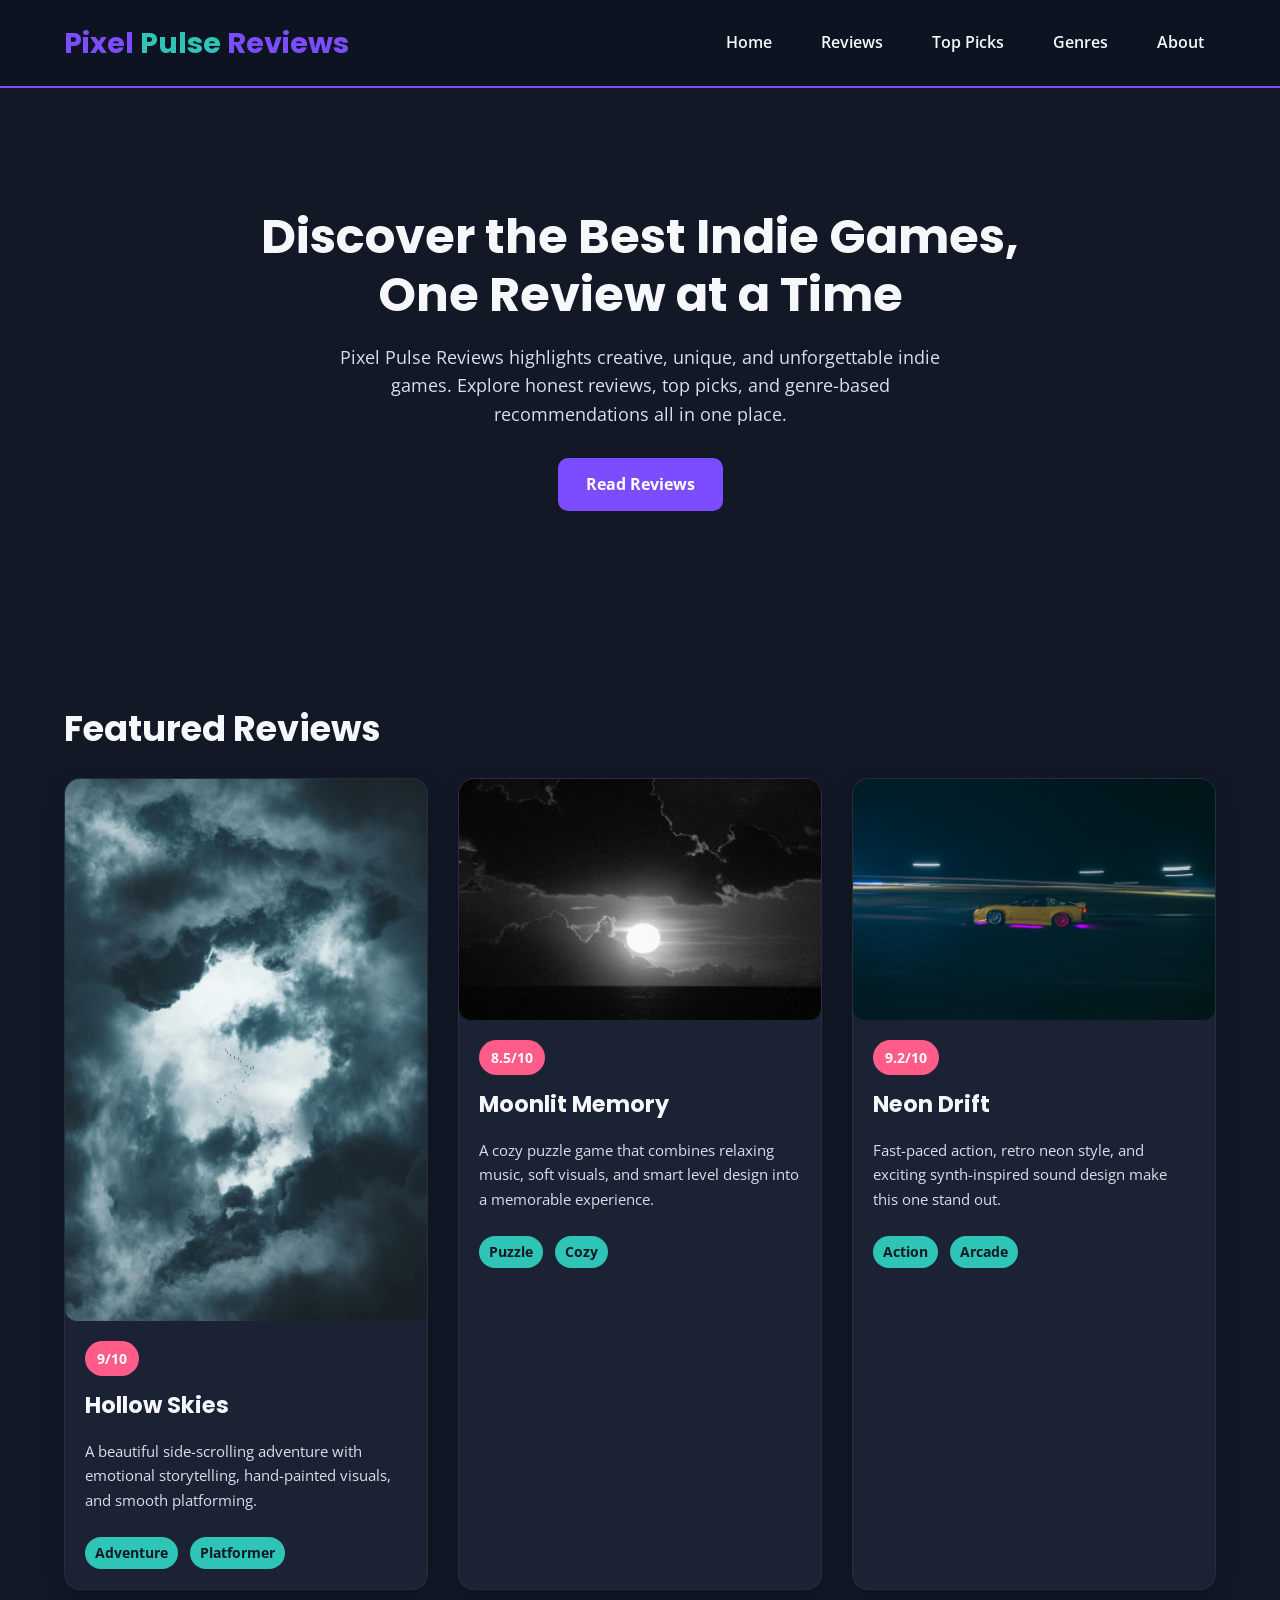
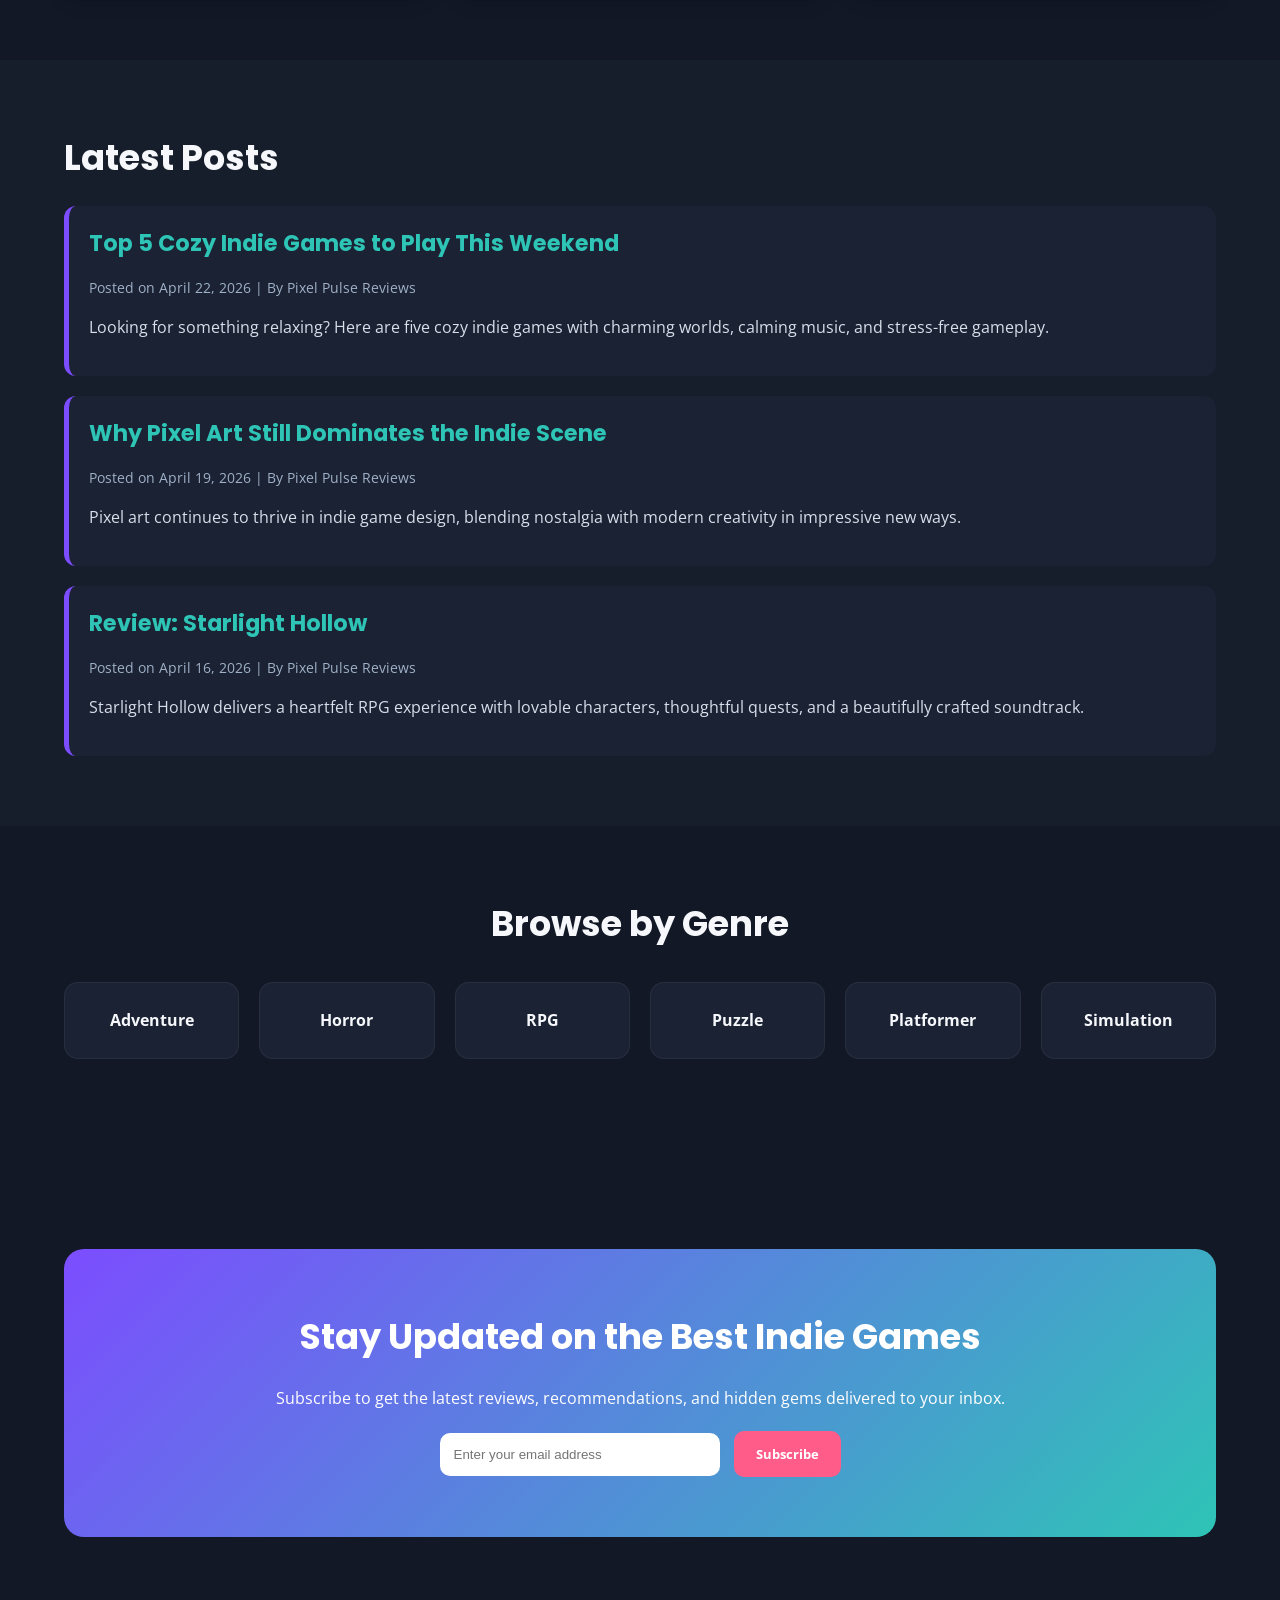
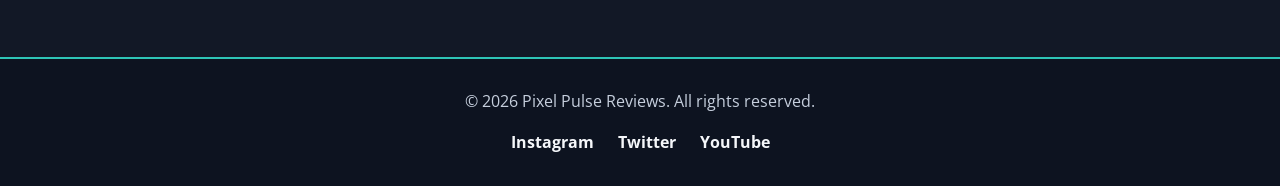
<file: index.html>
<!DOCTYPE html>
<html lang="en">
<head>
    <meta charset="UTF-8">
    <meta name="viewport" content="width=device-width, initial-scale=1.0">
    <title>Pixel Pulse Reviews | Indie Game Review Blog</title>

    <!-- Google Fonts -->
    <link href="https://fonts.googleapis.com/css2?family=Open+Sans:wght@400;600;700&family=Poppins:wght@600;700;800&display=swap" rel="stylesheet">

    <!-- External CSS -->
    <link rel="stylesheet" href="style.css">
</head>
<body>

    <!-- Header -->
    <header>
        <div class="container navbar">
            <div class="logo">Pixel <span>Pulse</span> Reviews</div>
            <nav>
                <ul class="nav-links">
                    <li><a href="index.html">Home</a></li>
                    <li><a href="reviews.html">Reviews</a></li>
                    <li><a href="top-picks.html">Top Picks</a></li>
                    <li><a href="genres.html">Genres</a></li>
                    <li><a href="about.html">About</a></li>
                </ul>
            </nav>
        </div>
    </header>

    <!-- Hero Section -->
    <section class="hero">
        <div class="container">
            <h1>Discover the Best Indie Games, One Review at a Time</h1>
            <p>
                Pixel Pulse Reviews highlights creative, unique, and unforgettable indie games.
                Explore honest reviews, top picks, and genre-based recommendations all in one place.
            </p>
            <a href="reviews.html" class="btn">Read Reviews</a>
        </div>
    </section>

    <!-- Featured Reviews Section -->
    <section class="featured-reviews">
        <div class="container">
            <h2>Featured Reviews</h2>
            <div class="card-grid">

                <article class="card">
                    <img src="hollow skies.jpeg" alt="Game cover for Hollow Skies">
                    <div class="card-content">
                        <span class="rating">9/10</span>
                        <h3>Hollow Skies</h3>
                        <p>
                            A beautiful side-scrolling adventure with emotional storytelling,
                            hand-painted visuals, and smooth platforming.
                        </p>
                        <span class="genre-tag">Adventure</span>
                        <span class="genre-tag">Platformer</span>
                    </div>
                </article>

                <article class="card">
                    <img src="moonlit memory.jpeg" alt="Game cover for Moonlit Memory">
                    <div class="card-content">
                        <span class="rating">8.5/10</span>
                        <h3>Moonlit Memory</h3>
                        <p>
                            A cozy puzzle game that combines relaxing music, soft visuals,
                            and smart level design into a memorable experience.
                        </p>
                        <span class="genre-tag">Puzzle</span>
                        <span class="genre-tag">Cozy</span>
                    </div>
                </article>

                <article class="card">
                    <img src="neon drift.jpeg" alt="Game cover for Neon Drift">
                    <div class="card-content">
                        <span class="rating">9.2/10</span>
                        <h3>Neon Drift</h3>
                        <p>
                            Fast-paced action, retro neon style, and exciting synth-inspired
                            sound design make this one stand out.
                        </p>
                        <span class="genre-tag">Action</span>
                        <span class="genre-tag">Arcade</span>
                    </div>
                </article>

            </div>
        </div>
    </section>

    <!-- Latest Posts Section -->
    <section class="latest-posts">
        <div class="container">
            <h2>Latest Posts</h2>
            <div class="post-list">

                <article class="post-item">
                    <h3><a href="#">Top 5 Cozy Indie Games to Play This Weekend</a></h3>
                    <p class="post-meta">Posted on April 22, 2026 | By Pixel Pulse Reviews</p>
                    <p>
                        Looking for something relaxing? Here are five cozy indie games
                        with charming worlds, calming music, and stress-free gameplay.
                    </p>
                </article>

                <article class="post-item">
                    <h3><a href="#">Why Pixel Art Still Dominates the Indie Scene</a></h3>
                    <p class="post-meta">Posted on April 19, 2026 | By Pixel Pulse Reviews</p>
                    <p>
                        Pixel art continues to thrive in indie game design, blending nostalgia
                        with modern creativity in impressive new ways.
                    </p>
                </article>

                <article class="post-item">
                    <h3><a href="#">Review: Starlight Hollow</a></h3>
                    <p class="post-meta">Posted on April 16, 2026 | By Pixel Pulse Reviews</p>
                    <p>
                        Starlight Hollow delivers a heartfelt RPG experience with lovable characters,
                        thoughtful quests, and a beautifully crafted soundtrack.
                    </p>
                </article>

            </div>
        </div>
    </section>

    <!-- Genre Highlights Section -->
    <section class="genre-section">
        <div class="container">
            <h2>Browse by Genre</h2>
            <div class="genre-boxes">
                <div class="genre-box">Adventure</div>
                <div class="genre-box">Horror</div>
                <div class="genre-box">RPG</div>
                <div class="genre-box">Puzzle</div>
                <div class="genre-box">Platformer</div>
                <div class="genre-box">Simulation</div>
            </div>
        </div>
    </section>

    <!-- CTA / Newsletter Section -->
    <section class="container">
        <div class="cta">
            <h2>Stay Updated on the Best Indie Games</h2>
            <p>
                Subscribe to get the latest reviews, recommendations, and hidden gems delivered to your inbox.
            </p>
            <form action="#" method="post">
                <input type="email" name="email" placeholder="Enter your email address" aria-label="Email address">
                <button type="submit">Subscribe</button>
            </form>
        </div>
    </section>

    <!-- Footer -->
    <footer>
        <div class="container">
            <p>&copy; 2026 Pixel Pulse Reviews. All rights reserved.</p>
            <div class="social-links">
                <a href="#">Instagram</a>
                <a href="#">Twitter</a>
                <a href="#">YouTube</a>
            </div>
        </div>
    </footer>

</body>
</html>
</file>
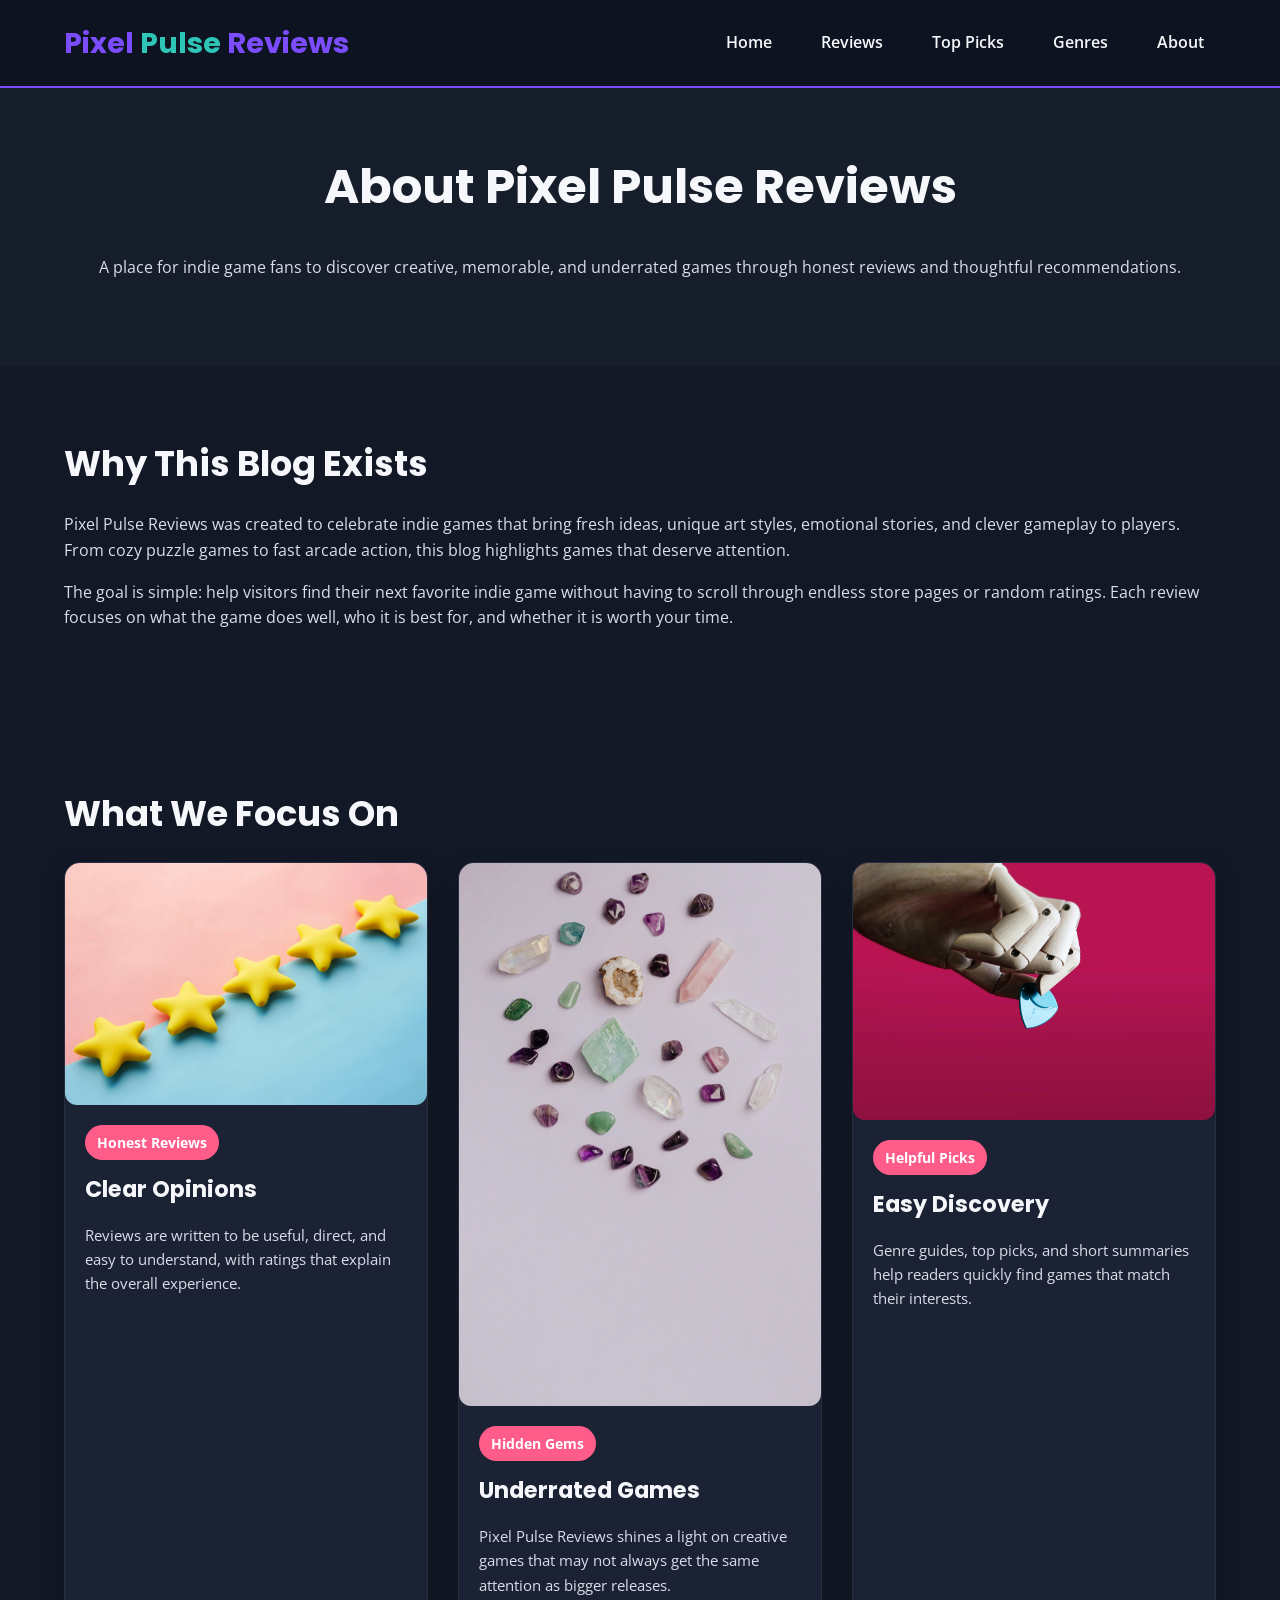
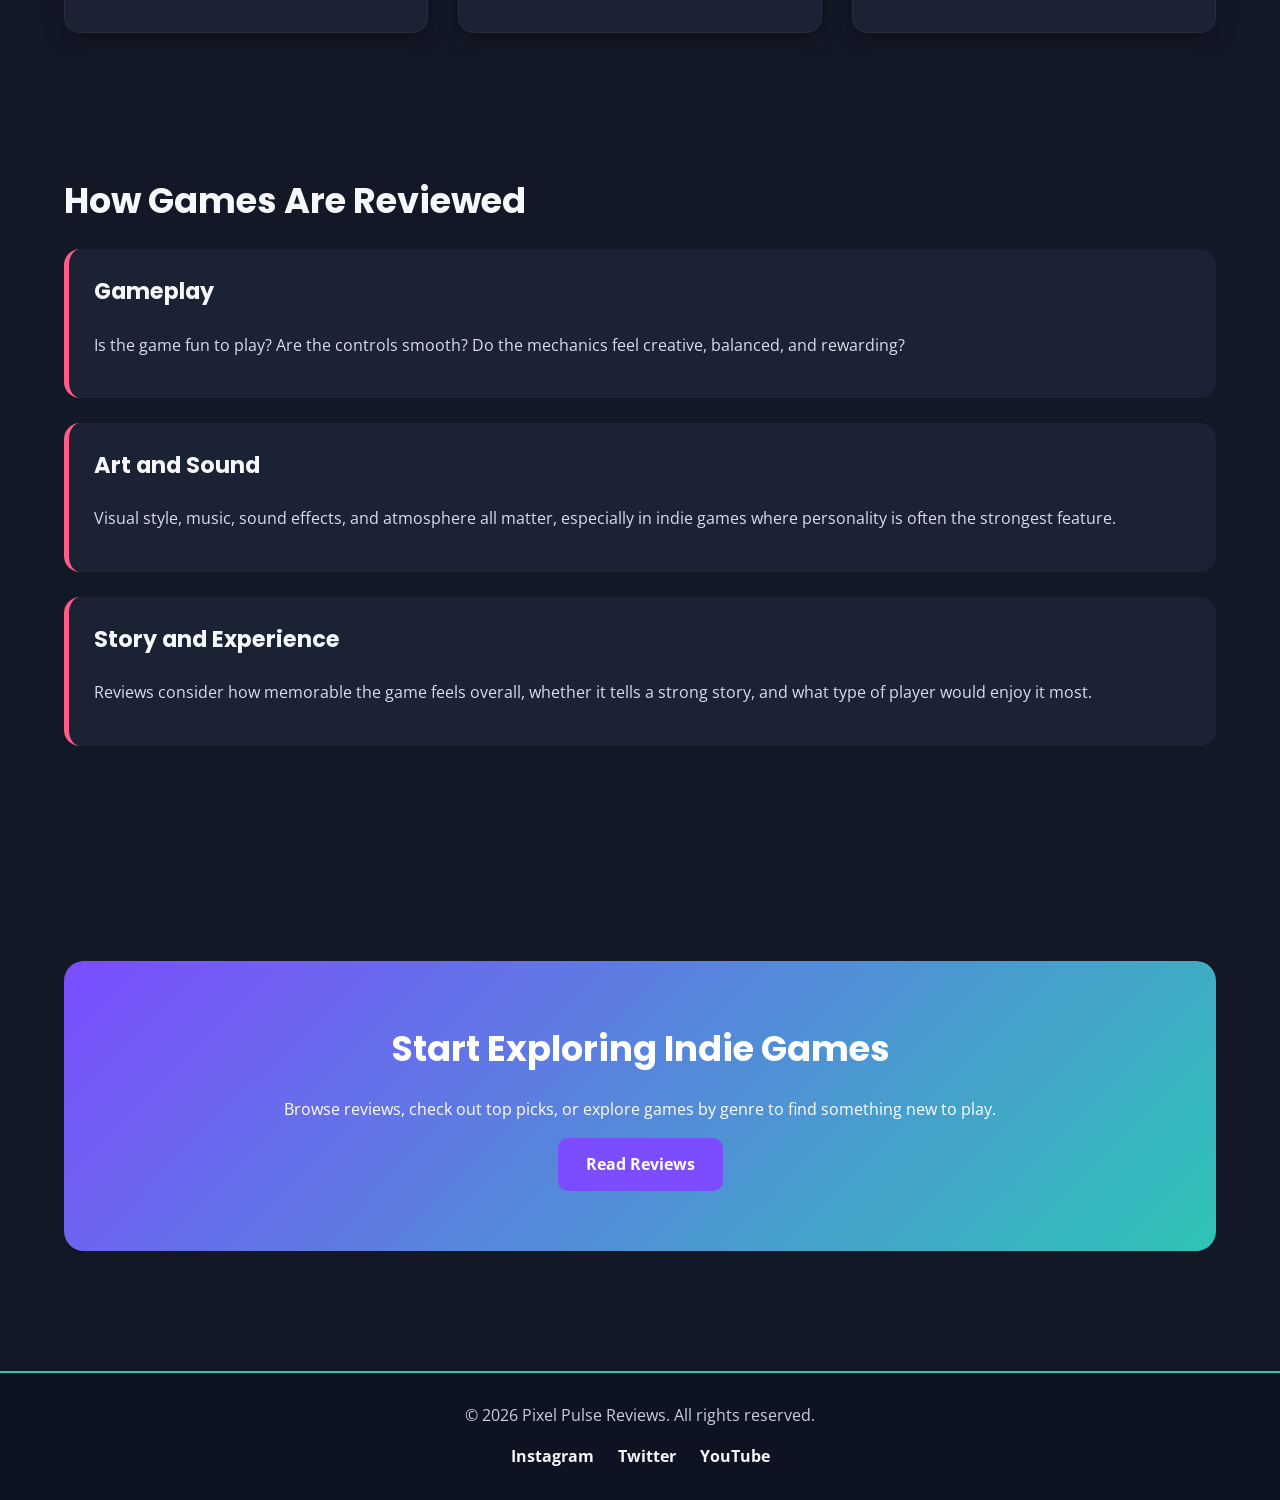
<file: about.html>
<!DOCTYPE html>
<html lang="en">
<head>
    <meta charset="UTF-8">
    <meta name="viewport" content="width=device-width, initial-scale=1.0">
    <title>About | Pixel Pulse Reviews</title>

    <!-- Google Fonts -->
    <link href="https://fonts.googleapis.com/css2?family=Open+Sans:wght@400;600;700&family=Poppins:wght@600;700;800&display=swap" rel="stylesheet">

    <!-- External CSS -->
    <link rel="stylesheet" href="style.css">
</head>
<body>

    <!-- Header -->
    <header>
        <div class="container navbar">
            <div class="logo">Pixel <span>Pulse</span> Reviews</div>
            <nav>
                <ul class="nav-links">
                    <li><a href="index.html">Home</a></li>
                    <li><a href="reviews.html">Reviews</a></li>
                    <li><a href="top-picks.html">Top Picks</a></li>
                    <li><a href="genres.html">Genres</a></li>
                    <li><a href="about.html">About</a></li>
                </ul>
            </nav>
        </div>
    </header>

    <!-- Page Banner -->
    <section class="page-banner">
        <div class="container">
            <h1>About Pixel Pulse Reviews</h1>
            <p>
                A place for indie game fans to discover creative, memorable, and
                underrated games through honest reviews and thoughtful recommendations.
            </p>
        </div>
    </section>

    <!-- About Intro -->
    <section class="container">
        <h2>Why This Blog Exists</h2>
        <p>
            Pixel Pulse Reviews was created to celebrate indie games that bring fresh
            ideas, unique art styles, emotional stories, and clever gameplay to players.
            From cozy puzzle games to fast arcade action, this blog highlights games
            that deserve attention.
        </p>
        <p>
            The goal is simple: help visitors find their next favorite indie game
            without having to scroll through endless store pages or random ratings.
            Each review focuses on what the game does well, who it is best for,
            and whether it is worth your time.
        </p>
    </section>

    <!-- Mission Cards -->
    <section class="container">
        <h2>What We Focus On</h2>
        <div class="card-grid">

            <article class="card">
                <img src="honest reviews.jpeg" alt="Honest reviews rating stars">
                <div class="card-content">
                    <span class="rating">Honest Reviews</span>
                    <h3>Clear Opinions</h3>
                    <p>
                        Reviews are written to be useful, direct, and easy to understand,
                        with ratings that explain the overall experience.
                    </p>
                </div>
            </article>

            <article class="card">
                <img src="hidden gems.jpeg" alt="Hidden gems crystal collection">
                <div class="card-content">
                    <span class="rating">Hidden Gems</span>
                    <h3>Underrated Games</h3>
                    <p>
                        Pixel Pulse Reviews shines a light on creative games that may not
                        always get the same attention as bigger releases.
                    </p>
                </div>
            </article>

            <article class="card">
                <img src="helpful picks.jpeg" alt="Helpful picks guitar pick">
                <div class="card-content">
                    <span class="rating">Helpful Picks</span>
                    <h3>Easy Discovery</h3>
                    <p>
                        Genre guides, top picks, and short summaries help readers quickly
                        find games that match their interests.
                    </p>
                </div>
            </article>

        </div>
    </section>

    <!-- Review Style -->
    <section class="container">
        <h2>How Games Are Reviewed</h2>

        <div class="top-pick">
            <h3>Gameplay</h3>
            <p>
                Is the game fun to play? Are the controls smooth? Do the mechanics feel
                creative, balanced, and rewarding?
            </p>
        </div>

        <div class="top-pick">
            <h3>Art and Sound</h3>
            <p>
                Visual style, music, sound effects, and atmosphere all matter, especially
                in indie games where personality is often the strongest feature.
            </p>
        </div>

        <div class="top-pick">
            <h3>Story and Experience</h3>
            <p>
                Reviews consider how memorable the game feels overall, whether it tells
                a strong story, and what type of player would enjoy it most.
            </p>
        </div>
    </section>

    <!-- Call to Action -->
    <section class="container">
        <div class="cta">
            <h2>Start Exploring Indie Games</h2>
            <p>
                Browse reviews, check out top picks, or explore games by genre to find
                something new to play.
            </p>
            <a href="reviews.html" class="btn">Read Reviews</a>
        </div>
    </section>

    <!-- Footer -->
    <footer>
        <div class="container">
            <p>&copy; 2026 Pixel Pulse Reviews. All rights reserved.</p>
            <div class="social-links">
                <a href="#">Instagram</a>
                <a href="#">Twitter</a>
                <a href="#">YouTube</a>
            </div>
        </div>
    </footer>

</body>
</html>
</file>
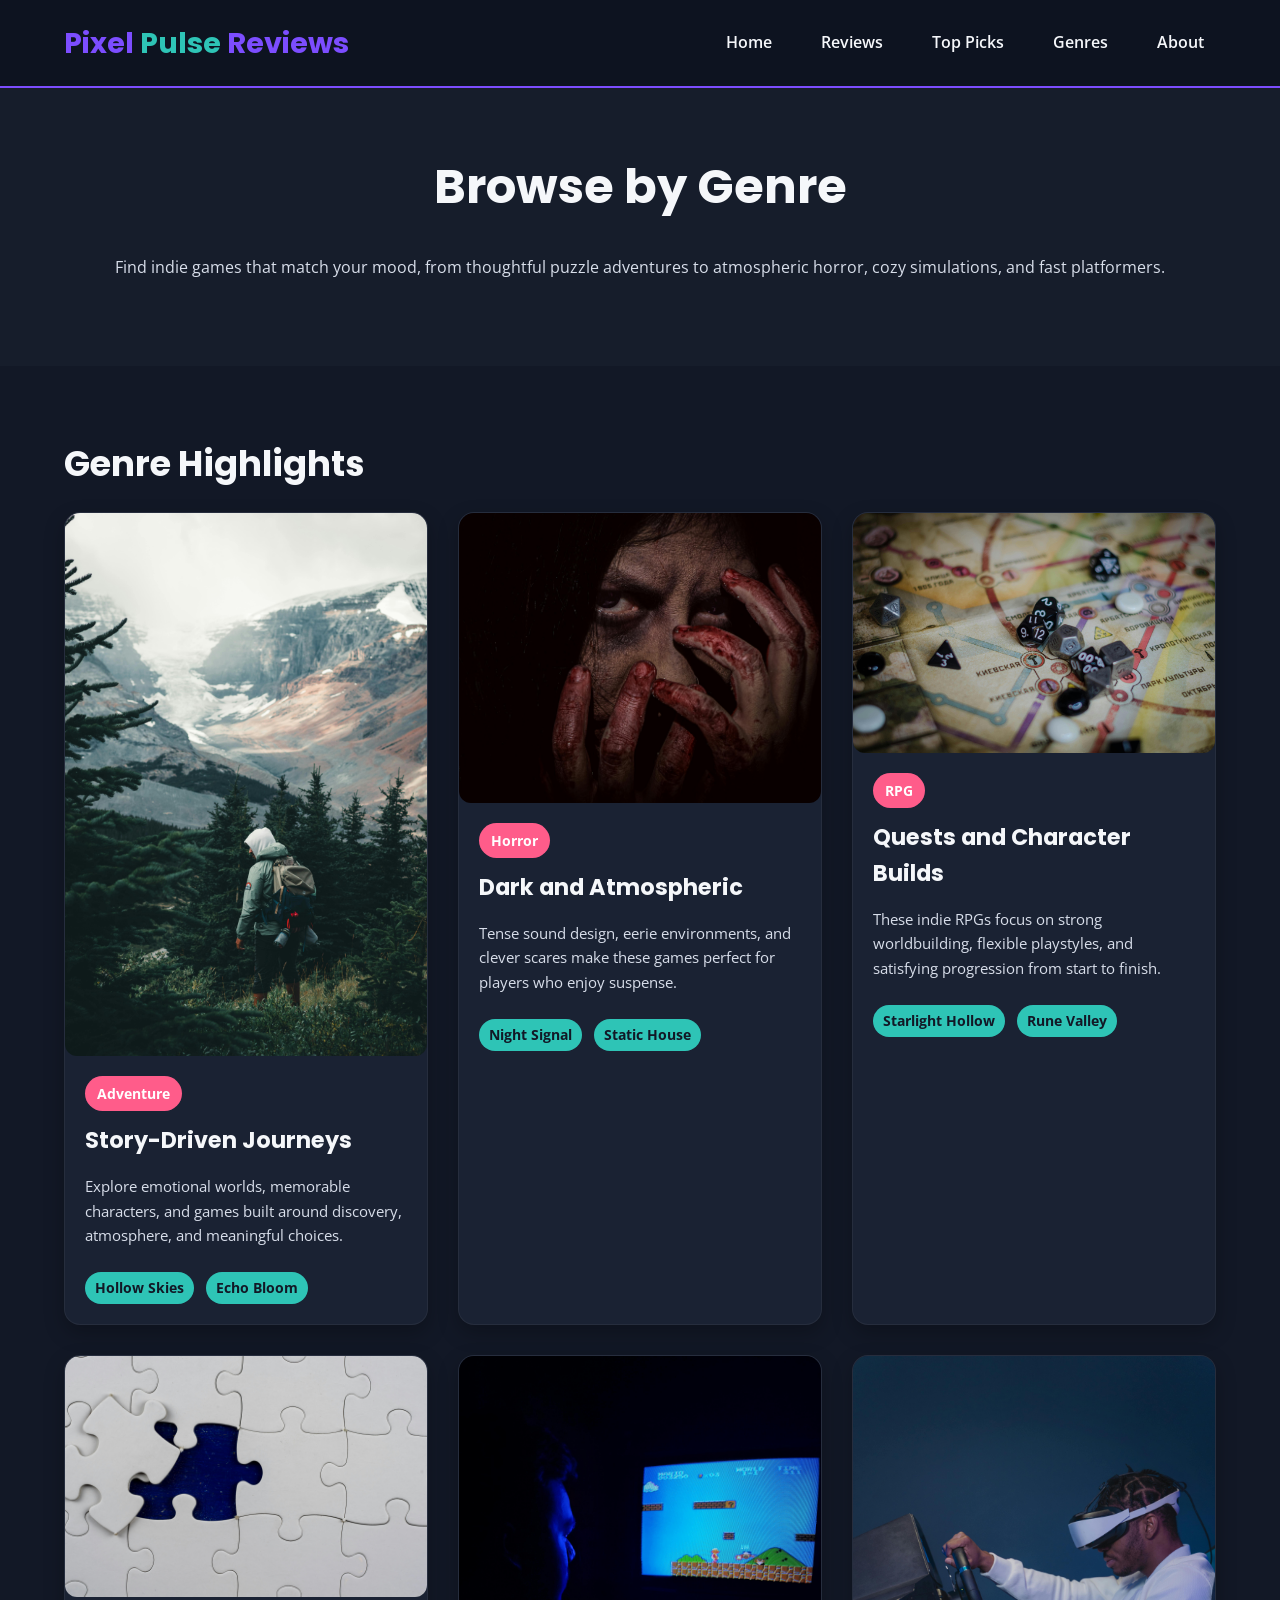
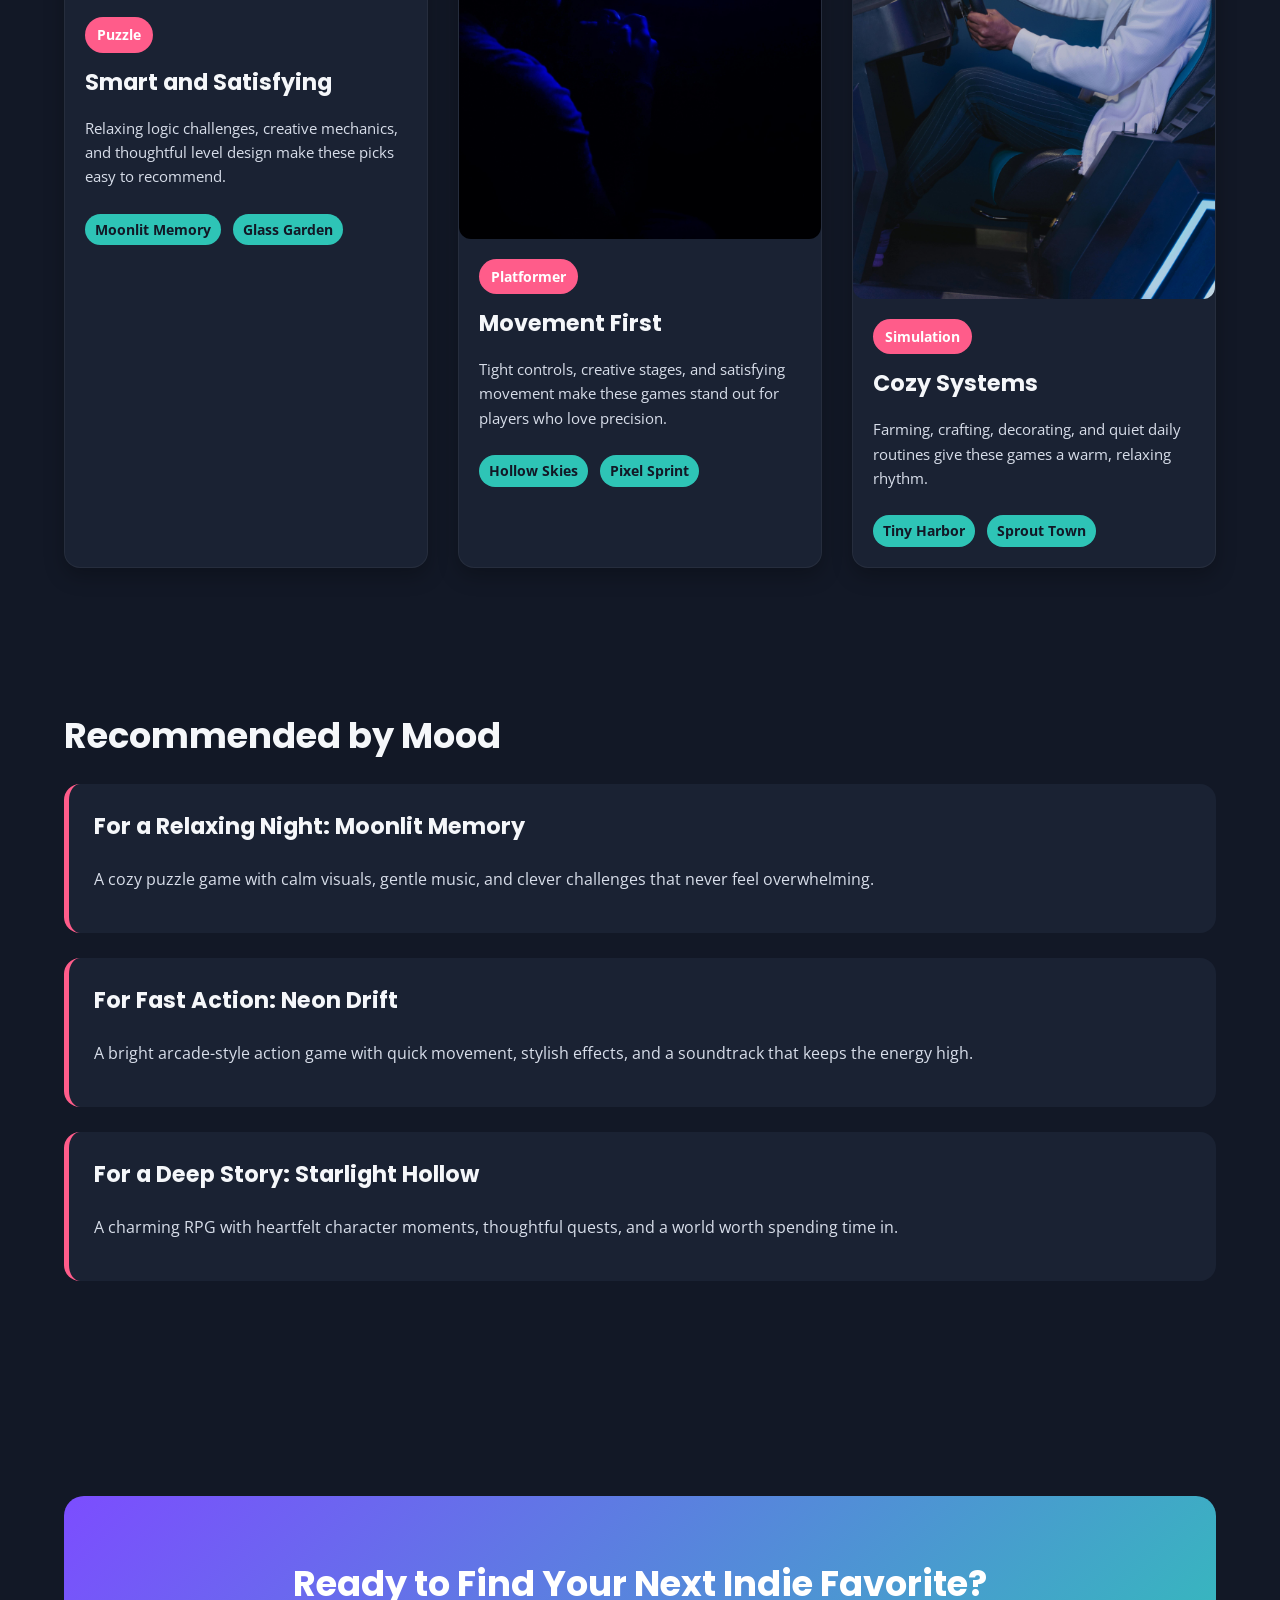
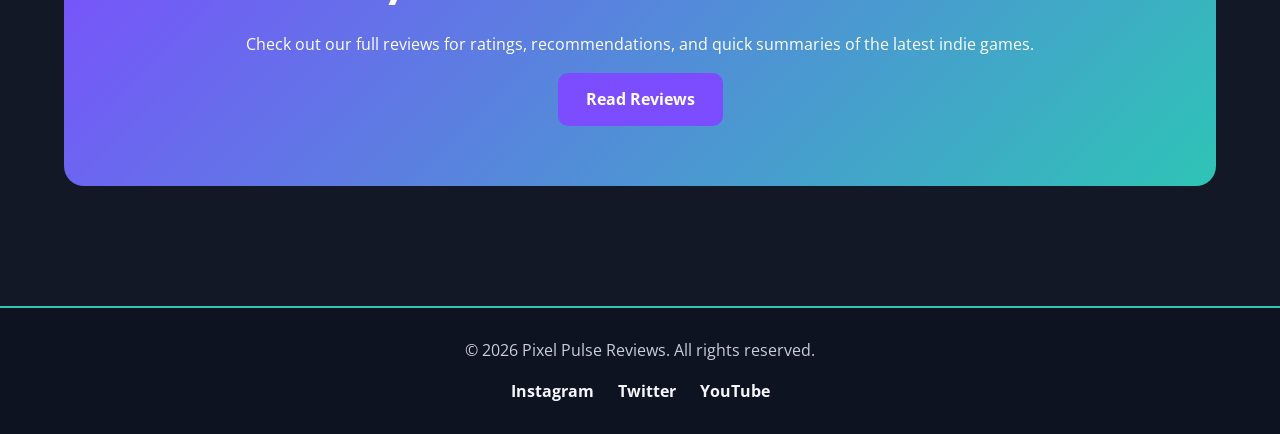
<file: genres.html>
<!DOCTYPE html>
<html lang="en">
<head>
    <meta charset="UTF-8">
    <meta name="viewport" content="width=device-width, initial-scale=1.0">
    <title>Genres | Pixel Pulse Reviews</title>

    <!-- Google Fonts -->
    <link href="https://fonts.googleapis.com/css2?family=Open+Sans:wght@400;600;700&family=Poppins:wght@600;700;800&display=swap" rel="stylesheet">

    <!-- External CSS -->
    <link rel="stylesheet" href="style.css">
</head>
<body>

    <!-- Header -->
    <header>
        <div class="container navbar">
            <div class="logo">Pixel <span>Pulse</span> Reviews</div>
            <nav>
                <ul class="nav-links">
                    <li><a href="index.html">Home</a></li>
                    <li><a href="reviews.html">Reviews</a></li>
                    <li><a href="top-picks.html">Top Picks</a></li>
                    <li><a href="genres.html">Genres</a></li>
                    <li><a href="about.html">About</a></li>
                </ul>
            </nav>
        </div>
    </header>

    <!-- Page Banner -->
    <section class="page-banner">
        <div class="container">
            <h1>Browse by Genre</h1>
            <p>
                Find indie games that match your mood, from thoughtful puzzle adventures
                to atmospheric horror, cozy simulations, and fast platformers.
            </p>
        </div>
    </section>

    <!-- Genre Highlights -->
    <section class="container">
        <h2>Genre Highlights</h2>
        <div class="card-grid">

            <article class="card">
                <img src="adventure.jpeg" alt="Adventure indie game artwork">
                <div class="card-content">
                    <span class="rating">Adventure</span>
                    <h3>Story-Driven Journeys</h3>
                    <p>
                        Explore emotional worlds, memorable characters, and games built
                        around discovery, atmosphere, and meaningful choices.
                    </p>
                    <span class="genre-tag">Hollow Skies</span>
                    <span class="genre-tag">Echo Bloom</span>
                </div>
            </article>

            <article class="card">
                <img src="horror.jpeg" alt="Horror indie game artwork">
                <div class="card-content">
                    <span class="rating">Horror</span>
                    <h3>Dark and Atmospheric</h3>
                    <p>
                        Tense sound design, eerie environments, and clever scares make
                        these games perfect for players who enjoy suspense.
                    </p>
                    <span class="genre-tag">Night Signal</span>
                    <span class="genre-tag">Static House</span>
                </div>
            </article>

            <article class="card">
                <img src="rpg.jpeg" alt="RPG indie game artwork">
                <div class="card-content">
                    <span class="rating">RPG</span>
                    <h3>Quests and Character Builds</h3>
                    <p>
                        These indie RPGs focus on strong worldbuilding, flexible playstyles,
                        and satisfying progression from start to finish.
                    </p>
                    <span class="genre-tag">Starlight Hollow</span>
                    <span class="genre-tag">Rune Valley</span>
                </div>
            </article>

            <article class="card">
                <img src="puzzle.jpeg" alt="Puzzle indie game artwork">
                <div class="card-content">
                    <span class="rating">Puzzle</span>
                    <h3>Smart and Satisfying</h3>
                    <p>
                        Relaxing logic challenges, creative mechanics, and thoughtful level
                        design make these picks easy to recommend.
                    </p>
                    <span class="genre-tag">Moonlit Memory</span>
                    <span class="genre-tag">Glass Garden</span>
                </div>
            </article>

            <article class="card">
                <img src="Platformer.jpeg" alt="Platformer indie game artwork">
                <div class="card-content">
                    <span class="rating">Platformer</span>
                    <h3>Movement First</h3>
                    <p>
                        Tight controls, creative stages, and satisfying movement make these
                        games stand out for players who love precision.
                    </p>
                    <span class="genre-tag">Hollow Skies</span>
                    <span class="genre-tag">Pixel Sprint</span>
                </div>
            </article>

            <article class="card">
                <img src="Simulation.jpeg" alt="Simulation indie game artwork">
                <div class="card-content">
                    <span class="rating">Simulation</span>
                    <h3>Cozy Systems</h3>
                    <p>
                        Farming, crafting, decorating, and quiet daily routines give these
                        games a warm, relaxing rhythm.
                    </p>
                    <span class="genre-tag">Tiny Harbor</span>
                    <span class="genre-tag">Sprout Town</span>
                </div>
            </article>

        </div>
    </section>

    <!-- Recommended by Mood -->
    <section class="container">
        <h2>Recommended by Mood</h2>

        <div class="top-pick">
            <h3>For a Relaxing Night: Moonlit Memory</h3>
            <p>
                A cozy puzzle game with calm visuals, gentle music, and clever challenges
                that never feel overwhelming.
            </p>
        </div>

        <div class="top-pick">
            <h3>For Fast Action: Neon Drift</h3>
            <p>
                A bright arcade-style action game with quick movement, stylish effects,
                and a soundtrack that keeps the energy high.
            </p>
        </div>

        <div class="top-pick">
            <h3>For a Deep Story: Starlight Hollow</h3>
            <p>
                A charming RPG with heartfelt character moments, thoughtful quests,
                and a world worth spending time in.
            </p>
        </div>
    </section>

    <!-- Call to Action -->
    <section class="container">
        <div class="cta">
            <h2>Ready to Find Your Next Indie Favorite?</h2>
            <p>
                Check out our full reviews for ratings, recommendations, and quick
                summaries of the latest indie games.
            </p>
            <a href="reviews.html" class="btn">Read Reviews</a>
        </div>
    </section>

    <!-- Footer -->
    <footer>
        <div class="container">
            <p>&copy; 2026 Pixel Pulse Reviews. All rights reserved.</p>
            <div class="social-links">
                <a href="#">Instagram</a>
                <a href="#">Twitter</a>
                <a href="#">YouTube</a>
            </div>
        </div>
    </footer>

</body>
</html>
</file>
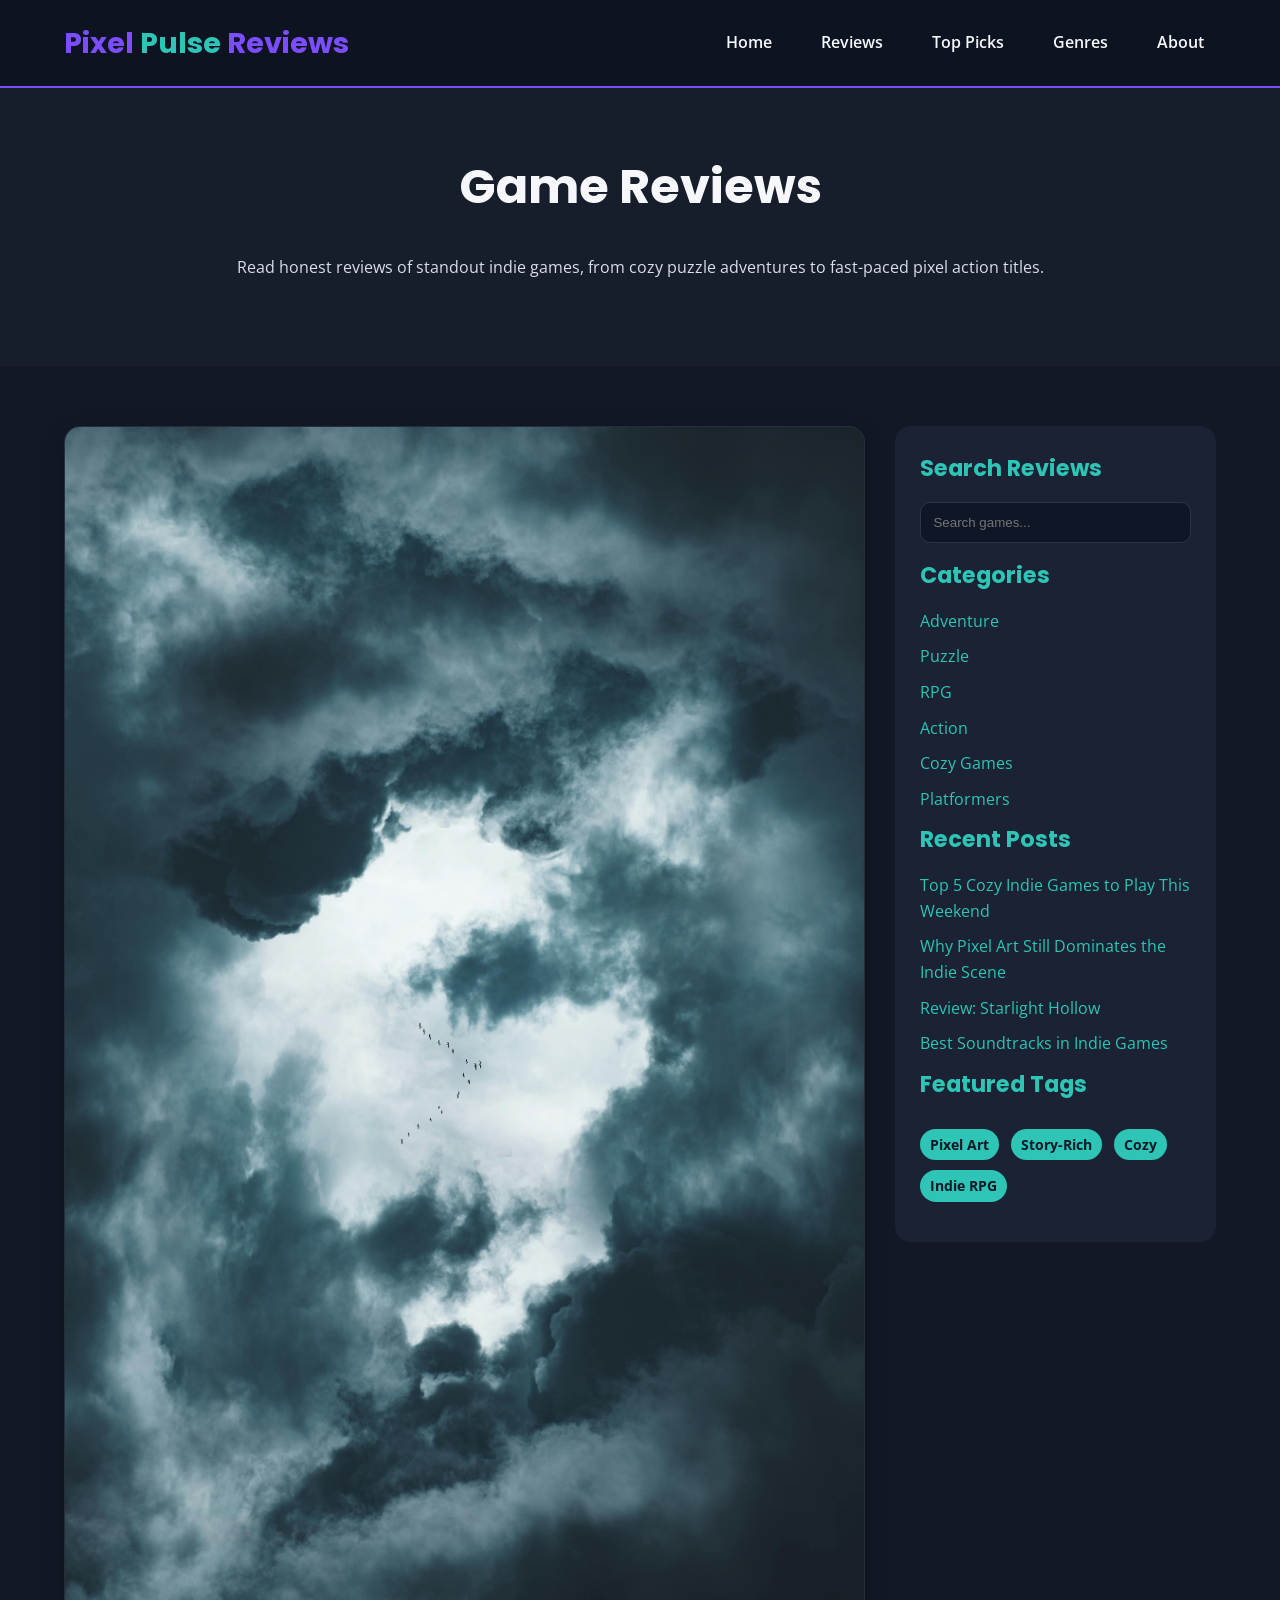
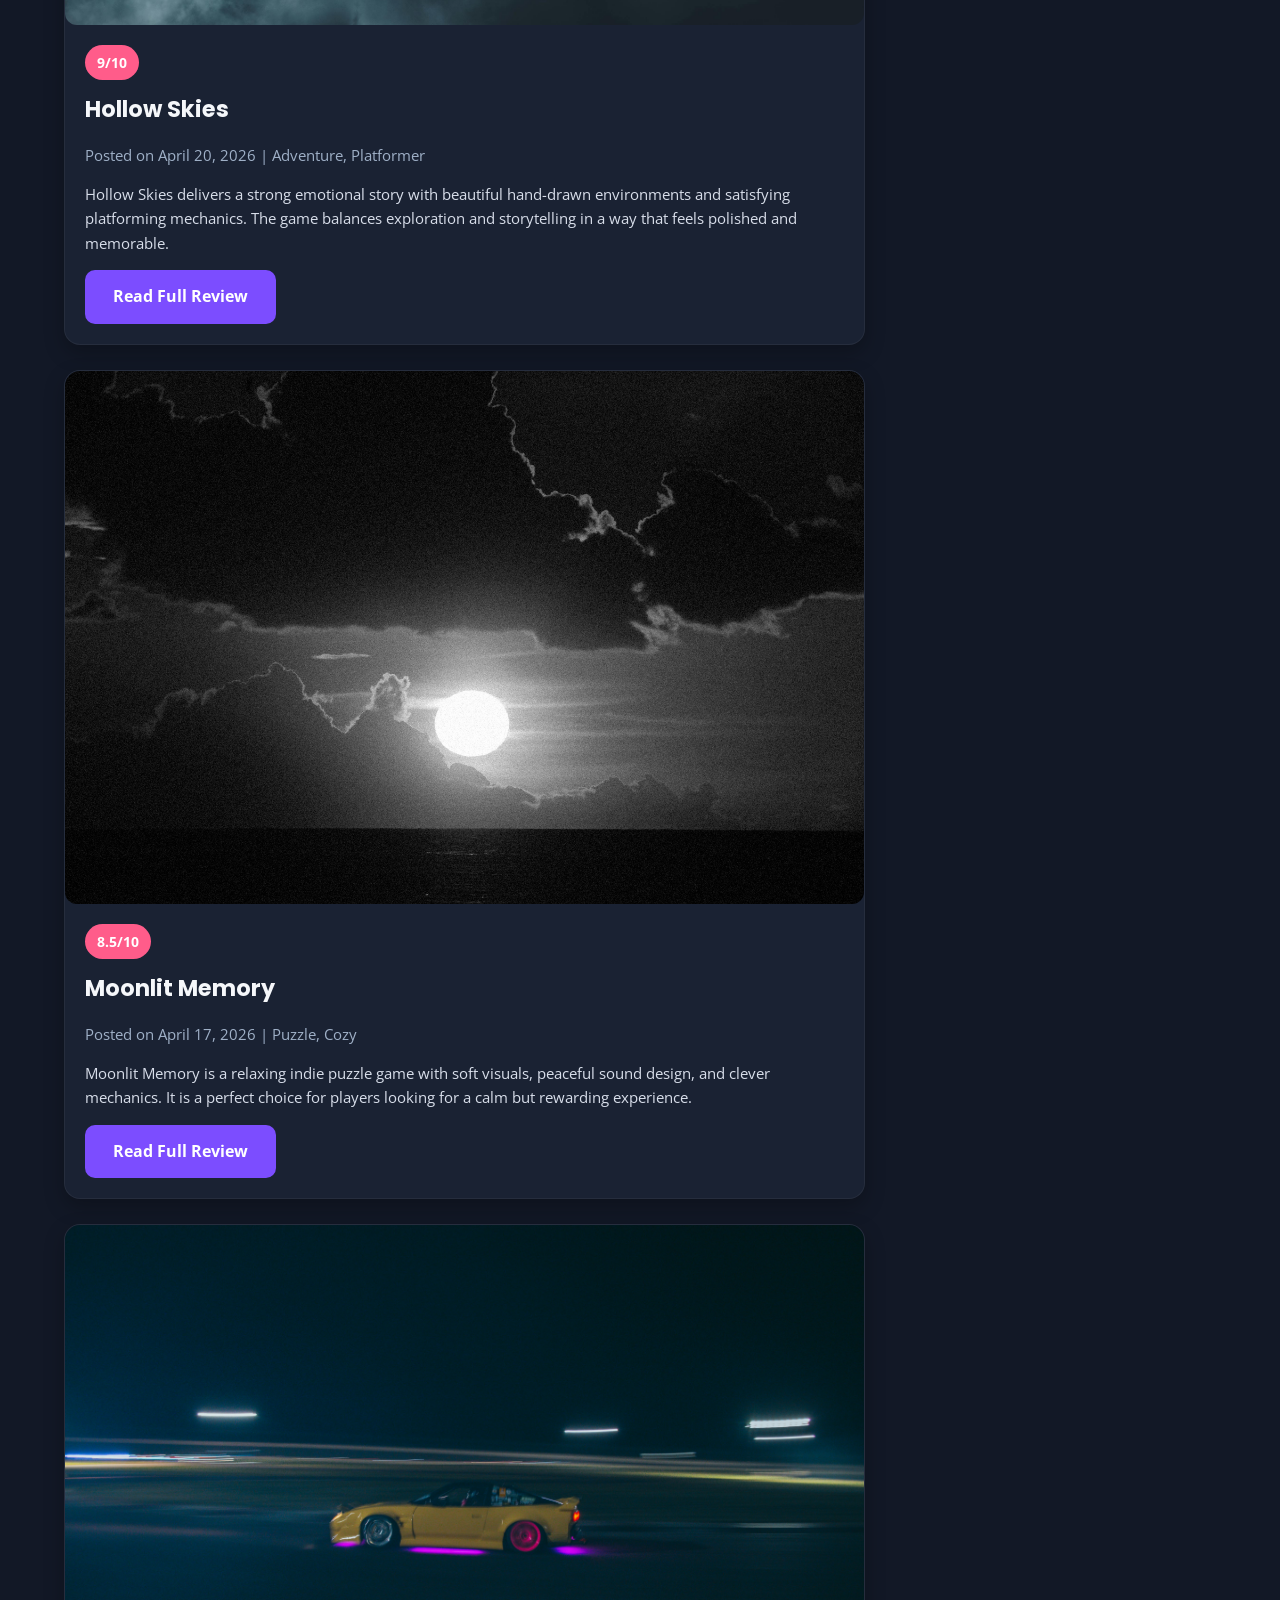
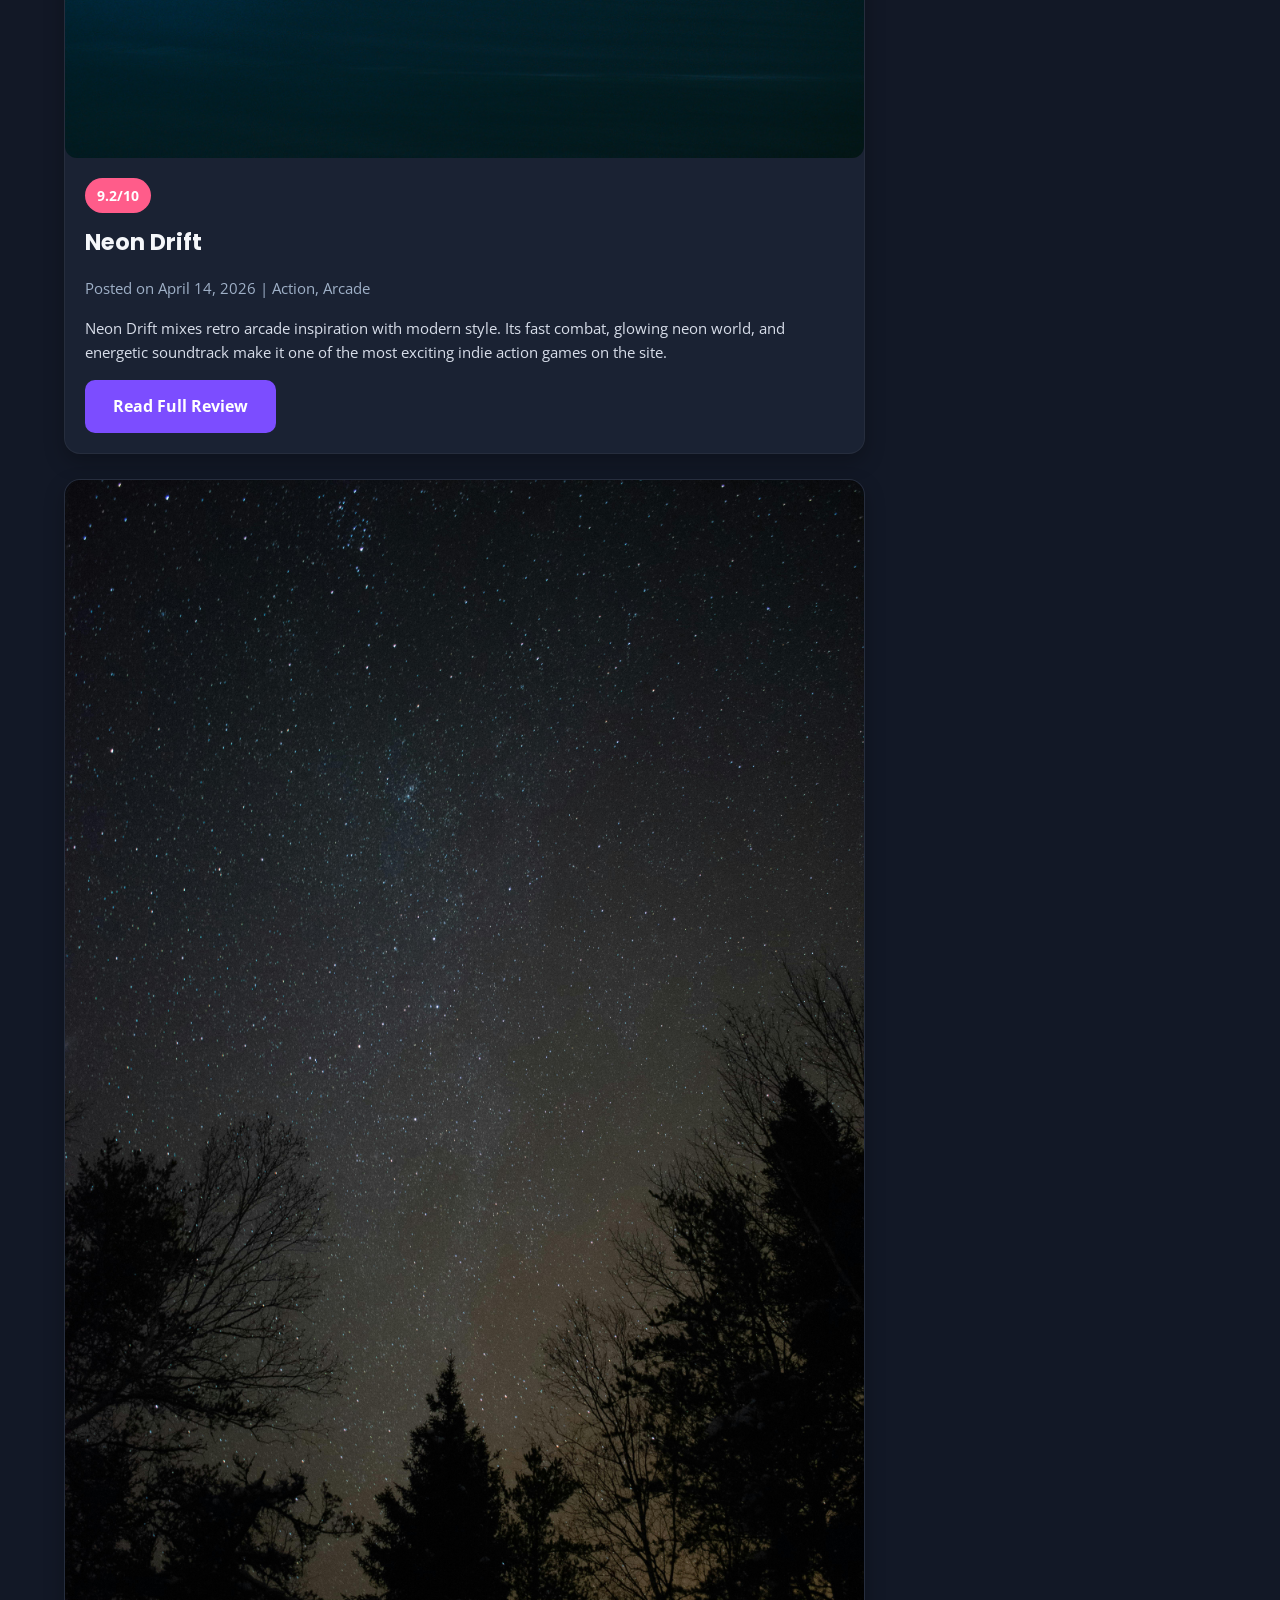
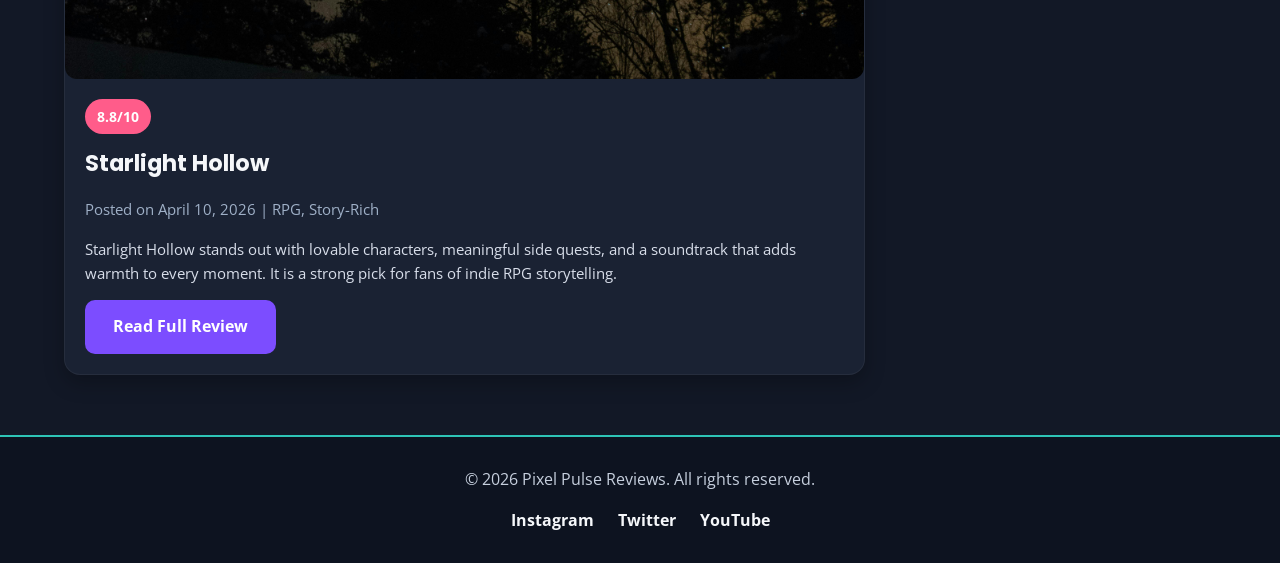
<file: reviews.html>
<!DOCTYPE html>
<html lang="en">
<head>
    <meta charset="UTF-8">
    <meta name="viewport" content="width=device-width, initial-scale=1.0">
    <title>Reviews | Pixel Pulse Reviews</title>

    <!-- Google Fonts -->
    <link href="https://fonts.googleapis.com/css2?family=Open+Sans:wght@400;600;700&family=Poppins:wght@600;700;800&display=swap" rel="stylesheet">

    <!-- External CSS -->
    <link rel="stylesheet" href="style.css">
</head>
<body>

    <!-- Header -->
    <header>
        <div class="container navbar">
            <div class="logo">Pixel <span>Pulse</span> Reviews</div>
            <nav>
                <ul class="nav-links">
                    <li><a href="index.html">Home</a></li>
                    <li><a href="reviews.html">Reviews</a></li>
                    <li><a href="top-picks.html">Top Picks</a></li>
                    <li><a href="genres.html">Genres</a></li>
                    <li><a href="about.html">About</a></li>
                </ul>
            </nav>
        </div>
    </header>

    <!-- Page Banner -->
    <section class="page-banner">
        <div class="container">
            <h1>Game Reviews</h1>
            <p>
                Read honest reviews of standout indie games, from cozy puzzle adventures
                to fast-paced pixel action titles.
            </p>
        </div>
    </section>

    <!-- Blog Layout -->
    <section class="container blog-layout">
        
        <!-- Main Content -->
        <div class="main-content">

            <article class="card">
                <img src="hollow skies.jpeg" alt="Game cover for Hollow Skies">
                <div class="card-content">
                    <span class="rating">9/10</span>
                    <h3>Hollow Skies</h3>
                    <p class="post-meta">Posted on April 20, 2026 | Adventure, Platformer</p>
                    <p>
                        Hollow Skies delivers a strong emotional story with beautiful hand-drawn
                        environments and satisfying platforming mechanics. The game balances
                        exploration and storytelling in a way that feels polished and memorable.
                    </p>
                    <a href="#" class="btn">Read Full Review</a>
                </div>
            </article>

            <article class="card">
                <img src="moonlit memory.jpeg" alt="Game cover for Moonlit Memory">
                <div class="card-content">
                    <span class="rating">8.5/10</span>
                    <h3>Moonlit Memory</h3>
                    <p class="post-meta">Posted on April 17, 2026 | Puzzle, Cozy</p>
                    <p>
                        Moonlit Memory is a relaxing indie puzzle game with soft visuals,
                        peaceful sound design, and clever mechanics. It is a perfect choice
                        for players looking for a calm but rewarding experience.
                    </p>
                    <a href="#" class="btn">Read Full Review</a>
                </div>
            </article>

            <article class="card">
                <img src="neon drift.jpeg" alt="Game cover for Neon Drift">
                <div class="card-content">
                    <span class="rating">9.2/10</span>
                    <h3>Neon Drift</h3>
                    <p class="post-meta">Posted on April 14, 2026 | Action, Arcade</p>
                    <p>
                        Neon Drift mixes retro arcade inspiration with modern style. Its fast
                        combat, glowing neon world, and energetic soundtrack make it one of the
                        most exciting indie action games on the site.
                    </p>
                    <a href="#" class="btn">Read Full Review</a>
                </div>
            </article>

            <article class="card">
                <img src="starlight hollow.jpeg" alt="Game cover for Starlight Hollow">
                <div class="card-content">
                    <span class="rating">8.8/10</span>
                    <h3>Starlight Hollow</h3>
                    <p class="post-meta">Posted on April 10, 2026 | RPG, Story-Rich</p>
                    <p>
                        Starlight Hollow stands out with lovable characters, meaningful side
                        quests, and a soundtrack that adds warmth to every moment. It is a
                        strong pick for fans of indie RPG storytelling.
                    </p>
                    <a href="#" class="btn">Read Full Review</a>
                </div>
            </article>

        </div>

        <!-- Sidebar -->
        <aside class="sidebar">
            <h3>Search Reviews</h3>
            <form action="#" method="get">
                <input type="search" name="search" placeholder="Search games...">
            </form>

            <h3>Categories</h3>
            <ul>
                <li><a href="#">Adventure</a></li>
                <li><a href="#">Puzzle</a></li>
                <li><a href="#">RPG</a></li>
                <li><a href="#">Action</a></li>
                <li><a href="#">Cozy Games</a></li>
                <li><a href="#">Platformers</a></li>
            </ul>

            <h3>Recent Posts</h3>
            <ul>
                <li><a href="#">Top 5 Cozy Indie Games to Play This Weekend</a></li>
                <li><a href="#">Why Pixel Art Still Dominates the Indie Scene</a></li>
                <li><a href="#">Review: Starlight Hollow</a></li>
                <li><a href="#">Best Soundtracks in Indie Games</a></li>
            </ul>

            <h3>Featured Tags</h3>
            <p>
                <span class="genre-tag">Pixel Art</span>
                <span class="genre-tag">Story-Rich</span>
                <span class="genre-tag">Cozy</span>
                <span class="genre-tag">Indie RPG</span>
            </p>
        </aside>

    </section>

    <!-- Footer -->
    <footer>
        <div class="container">
            <p>&copy; 2026 Pixel Pulse Reviews. All rights reserved.</p>
            <div class="social-links">
                <a href="#">Instagram</a>
                <a href="#">Twitter</a>
                <a href="#">YouTube</a>
            </div>
        </div>
    </footer>

</body>
</html>
</file>
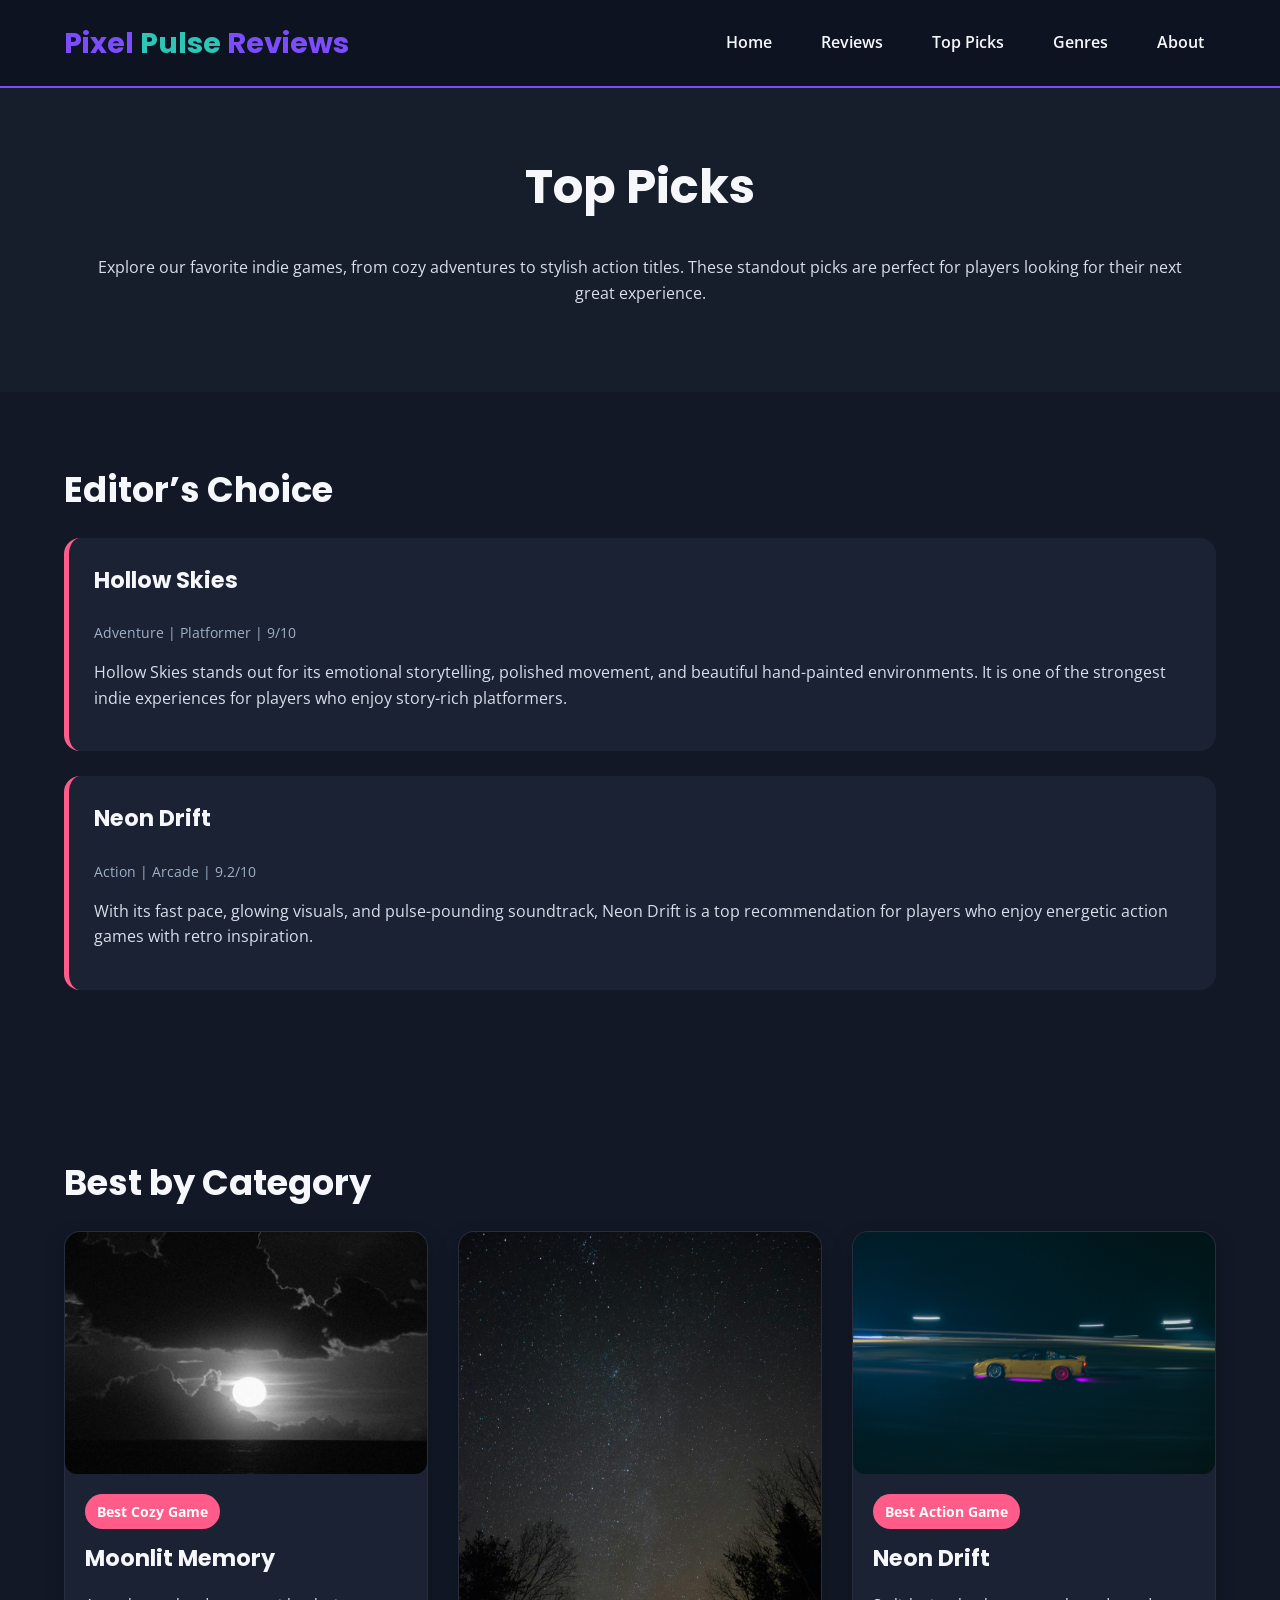
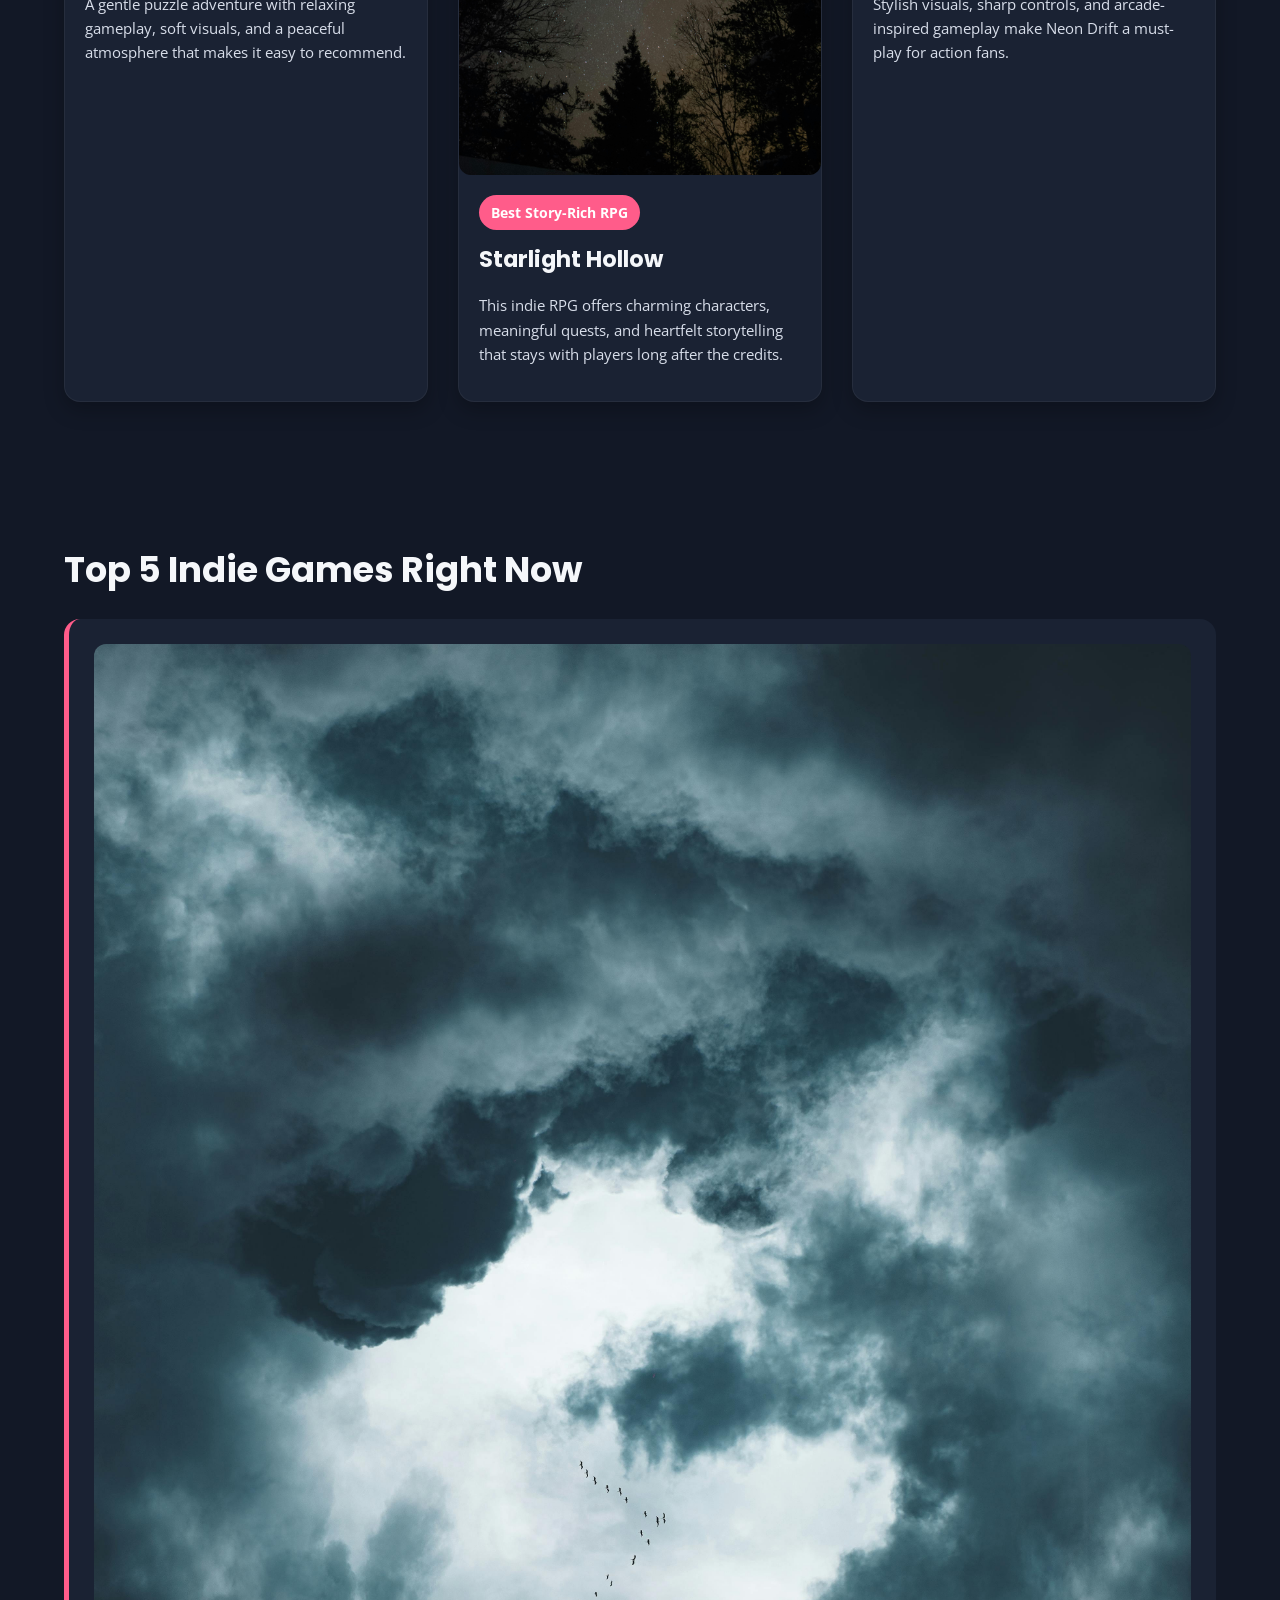
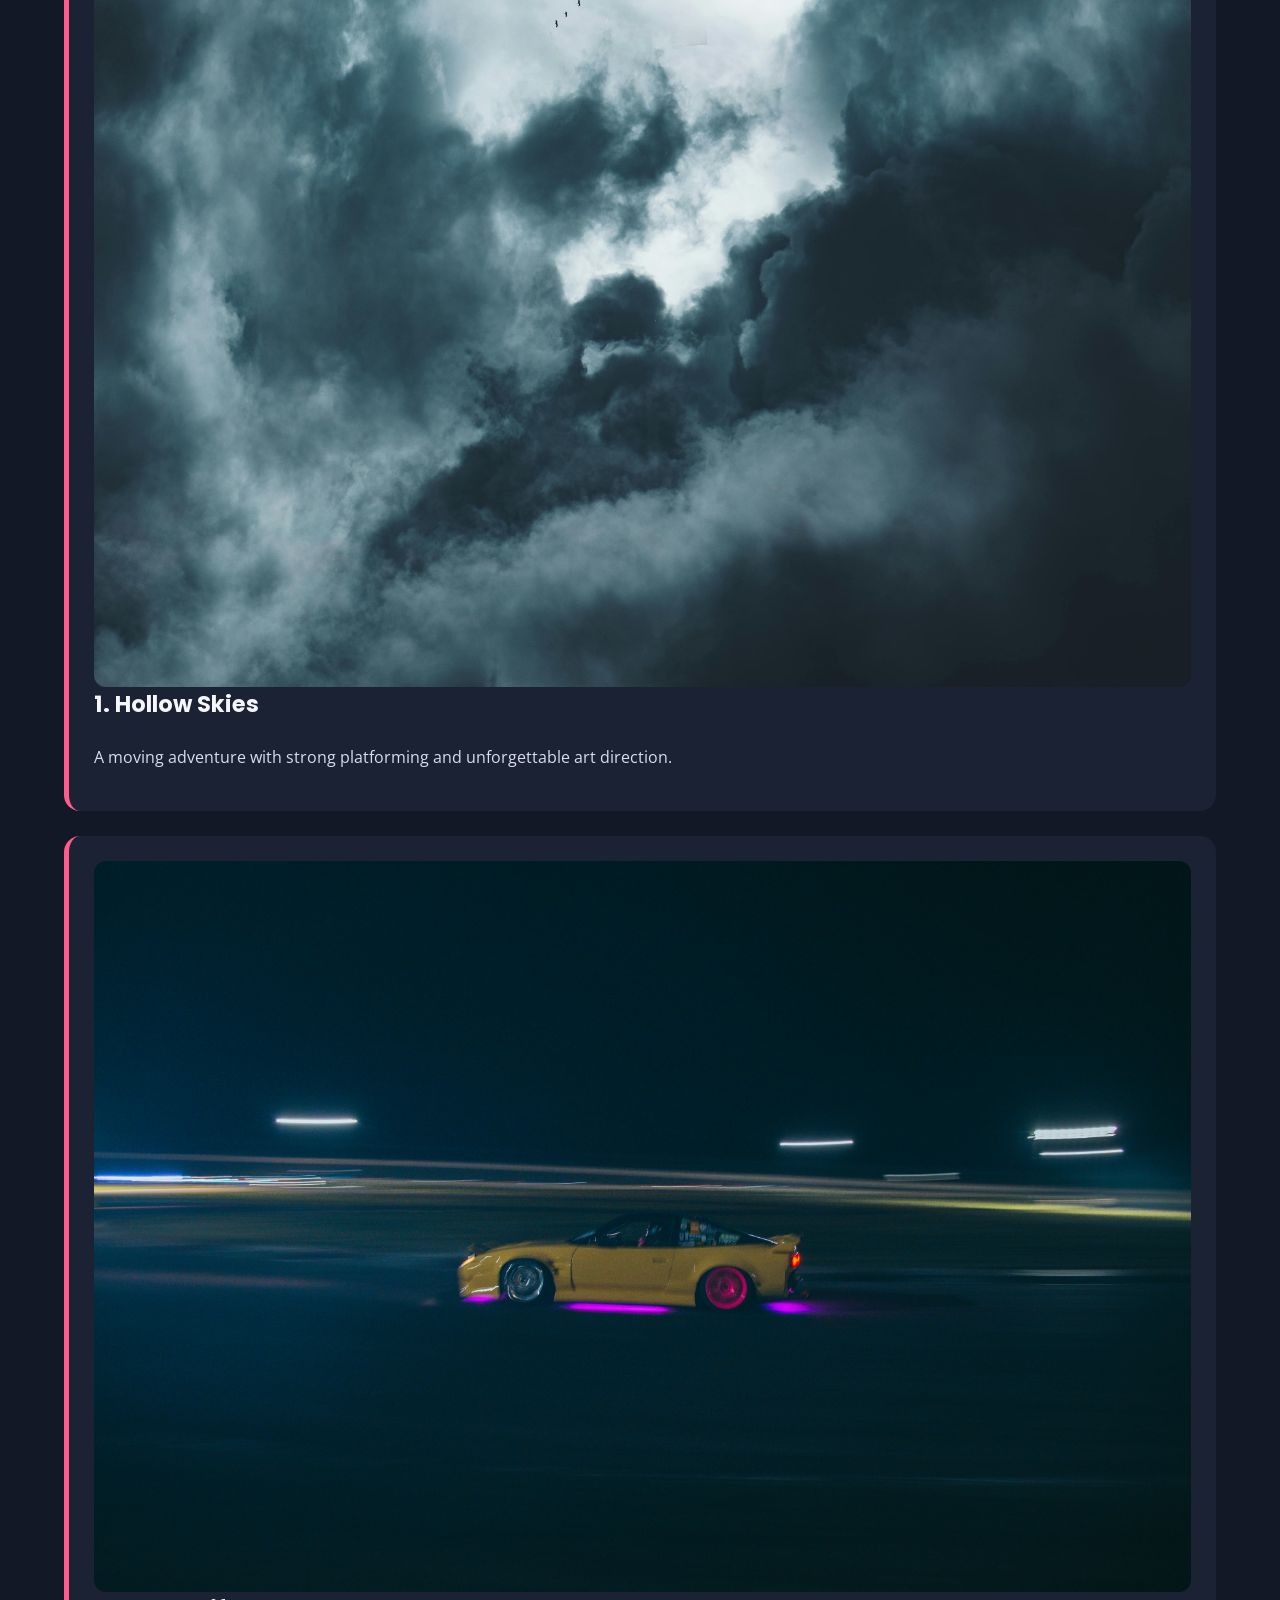
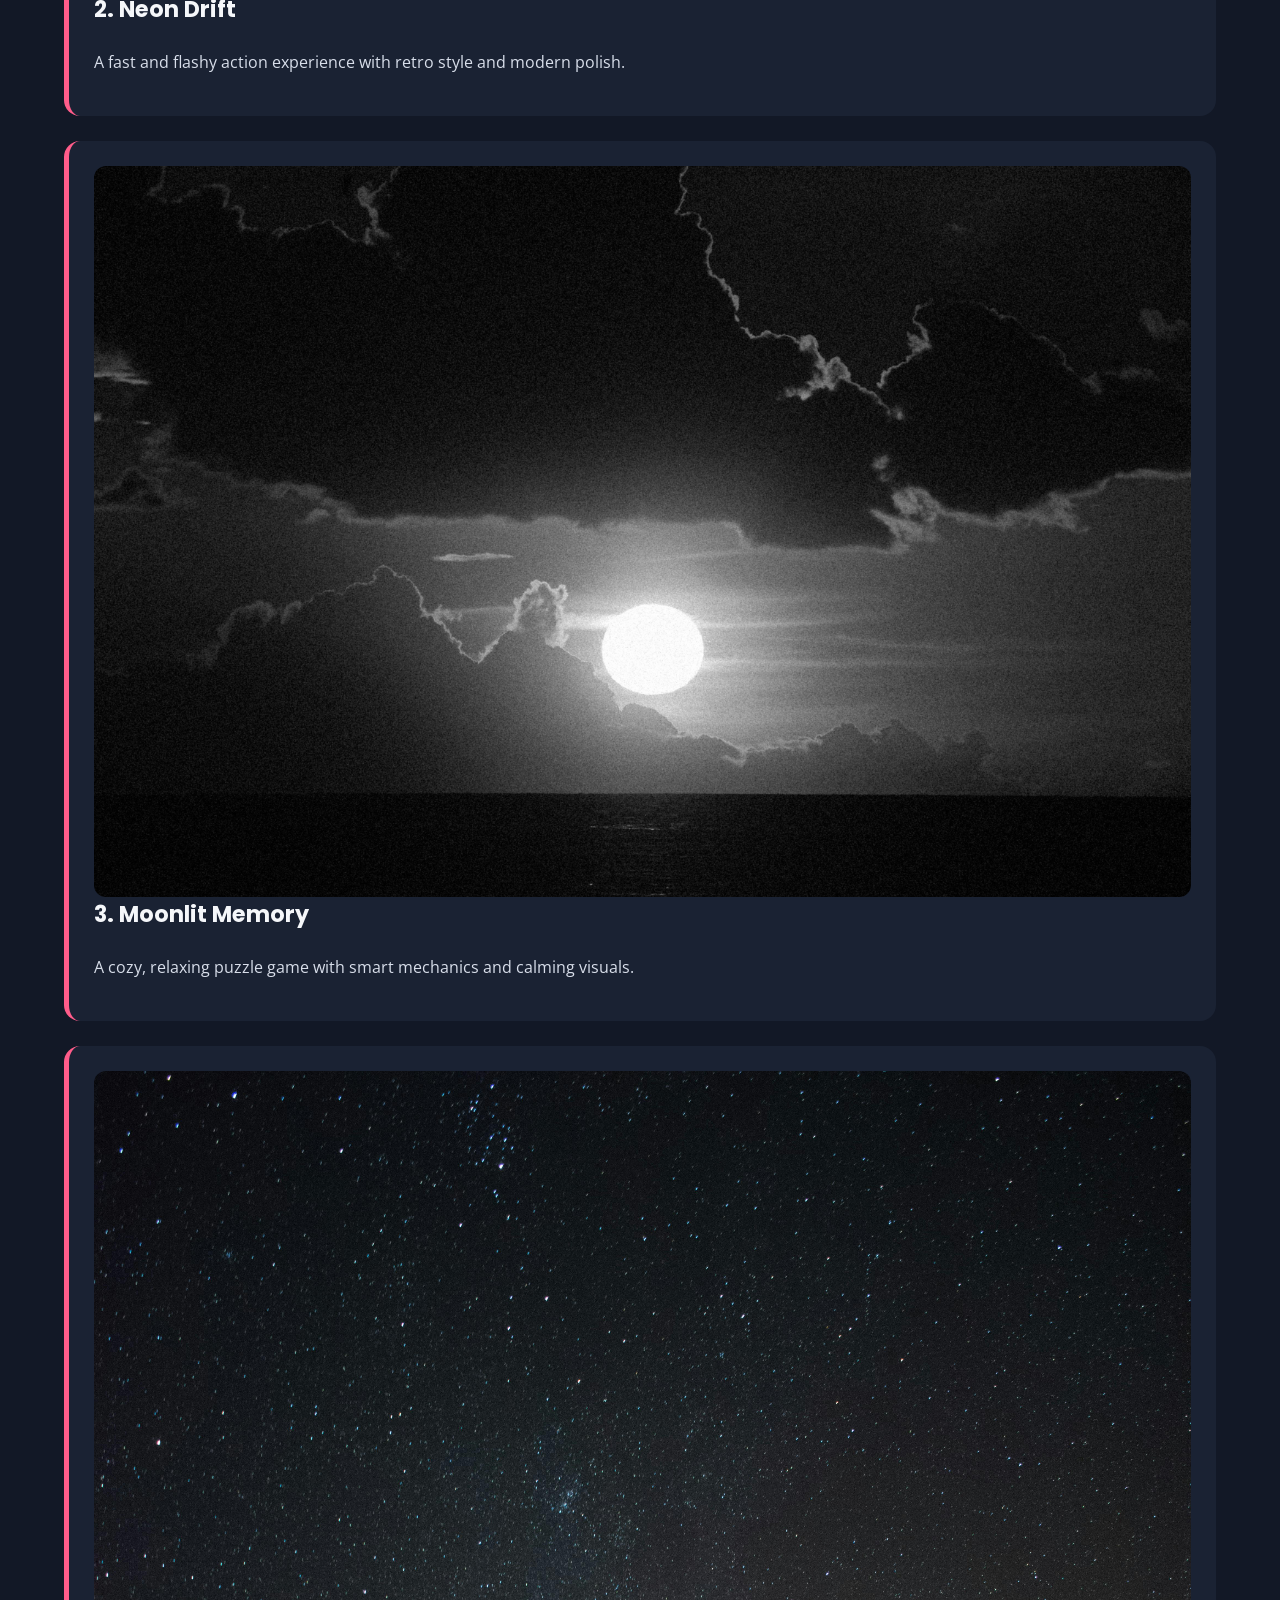
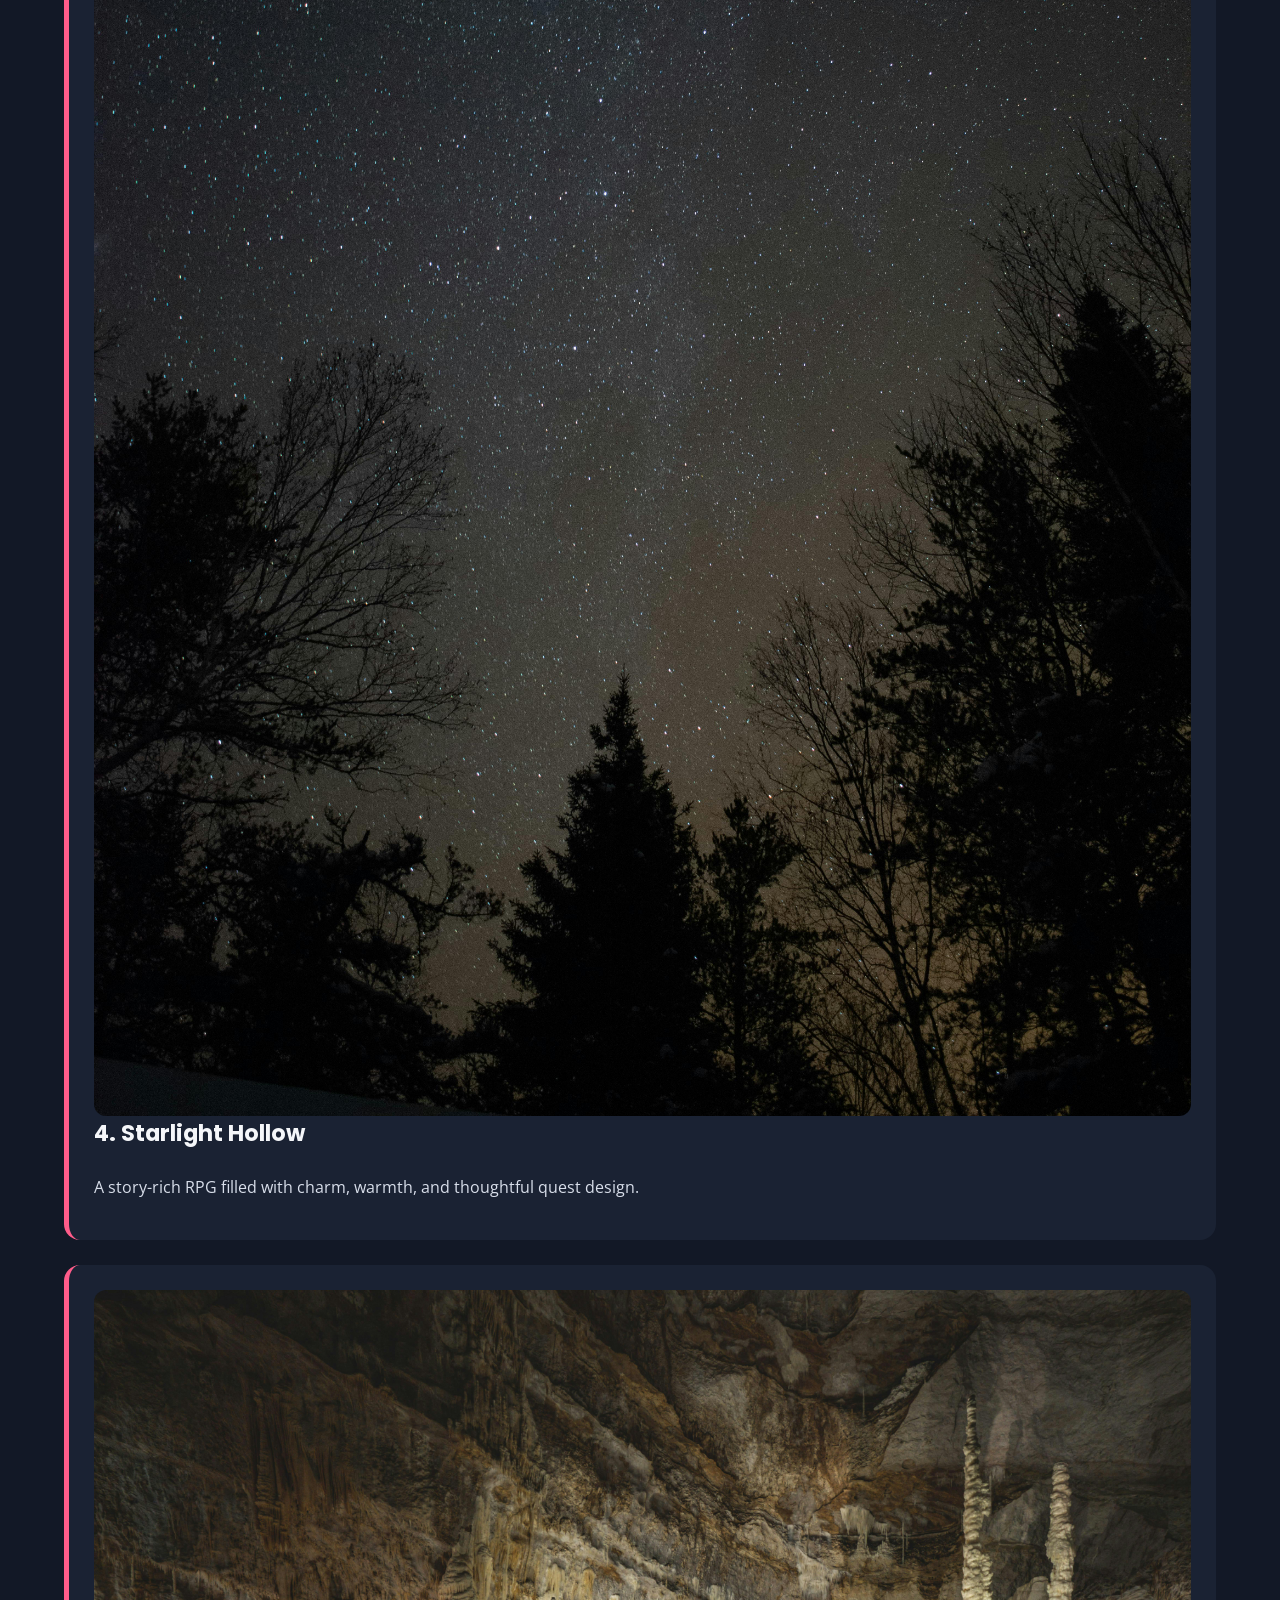
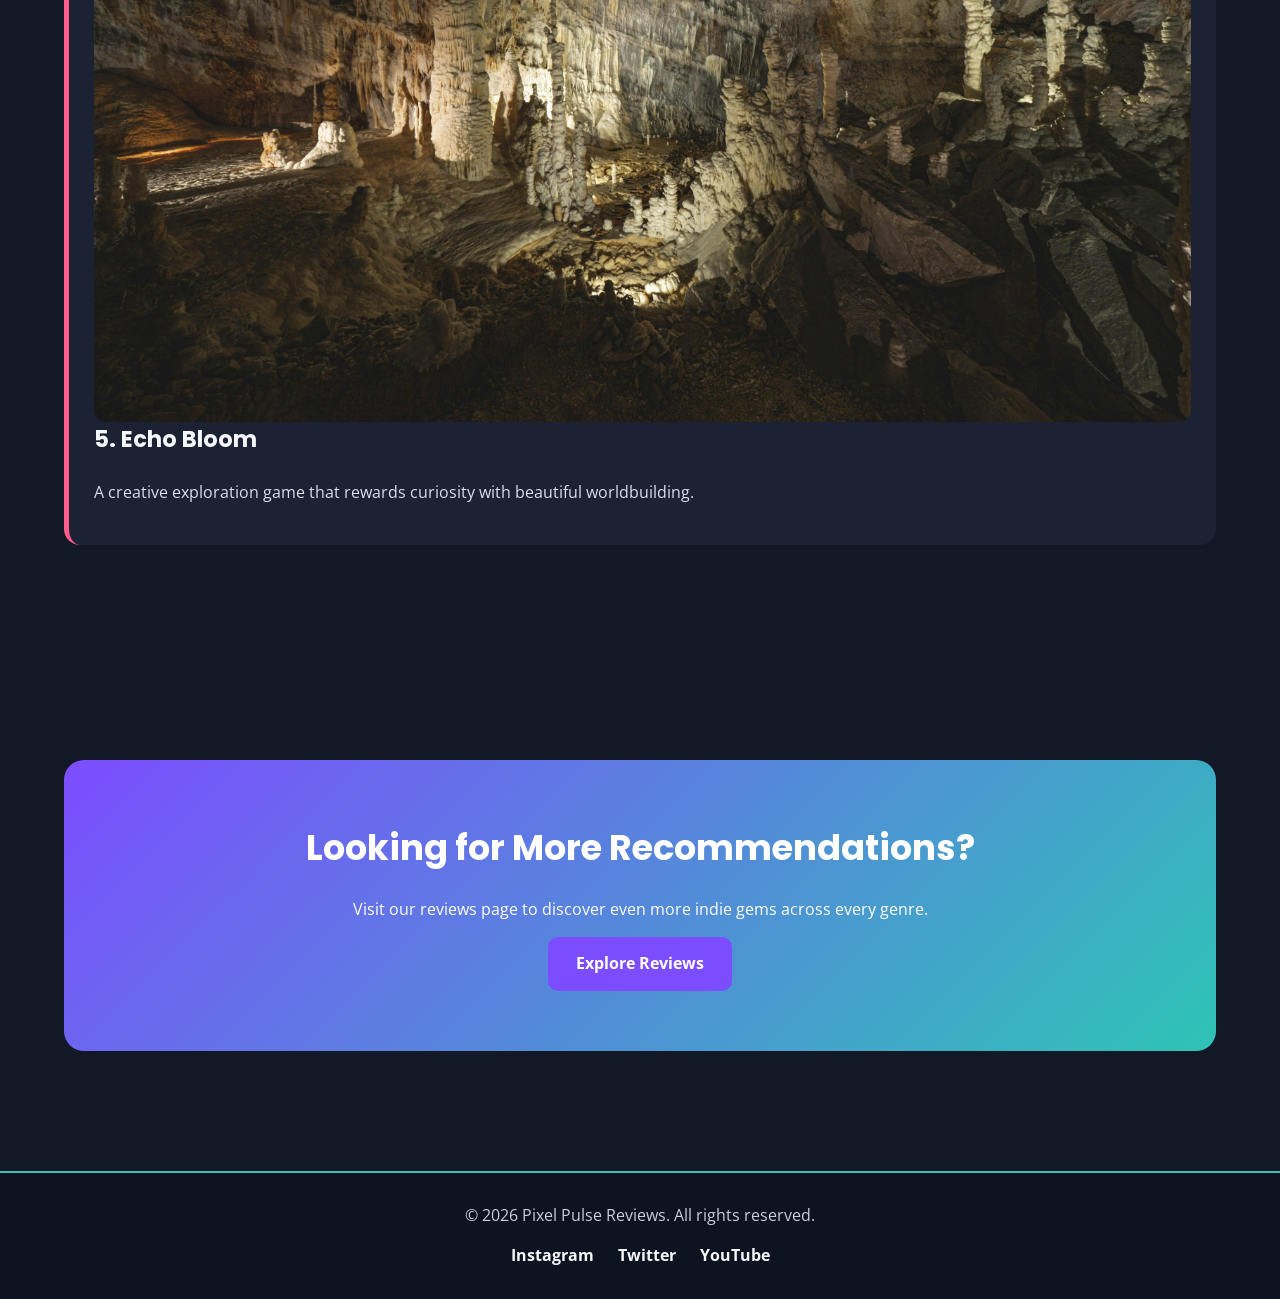
<file: top-picks.html>
<!DOCTYPE html>
<html lang="en">
<head>
    <meta charset="UTF-8">
    <meta name="viewport" content="width=device-width, initial-scale=1.0">
    <title>Top Picks | Pixel Pulse Reviews</title>

    <!-- Google Fonts -->
    <link href="https://fonts.googleapis.com/css2?family=Open+Sans:wght@400;600;700&family=Poppins:wght@600;700;800&display=swap" rel="stylesheet">

    <!-- External CSS -->
    <link rel="stylesheet" href="style.css">
</head>
<body>

    <!-- Header -->
    <header>
        <div class="container navbar">
            <div class="logo">Pixel <span>Pulse</span> Reviews</div>
            <nav>
                <ul class="nav-links">
                    <li><a href="index.html">Home</a></li>
                    <li><a href="reviews.html">Reviews</a></li>
                    <li><a href="top-picks.html">Top Picks</a></li>
                    <li><a href="genres.html">Genres</a></li>
                    <li><a href="about.html">About</a></li>
                </ul>
            </nav>
        </div>
    </header>

    <!-- Page Banner -->
    <section class="page-banner">
        <div class="container">
            <h1>Top Picks</h1>
            <p>
                Explore our favorite indie games, from cozy adventures to stylish action titles.
                These standout picks are perfect for players looking for their next great experience.
            </p>
        </div>
    </section>

    <!-- Editor's Choice Section -->
    <section class="container">
        <h2>Editor’s Choice</h2>

        <div class="top-pick">
            <h3>Hollow Skies</h3>
            <p class="post-meta">Adventure | Platformer | 9/10</p>
            <p>
                Hollow Skies stands out for its emotional storytelling, polished movement,
                and beautiful hand-painted environments. It is one of the strongest indie
                experiences for players who enjoy story-rich platformers.
            </p>
        </div>

        <div class="top-pick">
            <h3>Neon Drift</h3>
            <p class="post-meta">Action | Arcade | 9.2/10</p>
            <p>
                With its fast pace, glowing visuals, and pulse-pounding soundtrack,
                Neon Drift is a top recommendation for players who enjoy energetic
                action games with retro inspiration.
            </p>
        </div>
    </section>

    <!-- Best by Category Section -->
    <section class="container">
        <h2>Best by Category</h2>
        <div class="card-grid">

            <article class="card">
                <img src="moonlit memory.jpeg" alt="Game cover for Moonlit Memory">
                <div class="card-content">
                    <span class="rating">Best Cozy Game</span>
                    <h3>Moonlit Memory</h3>
                    <p>
                        A gentle puzzle adventure with relaxing gameplay, soft visuals,
                        and a peaceful atmosphere that makes it easy to recommend.
                    </p>
                </div>
            </article>

            <article class="card">
                <img src="starlight hollow.jpeg" alt="Game cover for Starlight Hollow">
                <div class="card-content">
                    <span class="rating">Best Story-Rich RPG</span>
                    <h3>Starlight Hollow</h3>
                    <p>
                        This indie RPG offers charming characters, meaningful quests,
                        and heartfelt storytelling that stays with players long after the credits.
                    </p>
                </div>
            </article>

            <article class="card">
                <img src="neon drift.jpeg" alt="Game cover for Neon Drift">
                <div class="card-content">
                    <span class="rating">Best Action Game</span>
                    <h3>Neon Drift</h3>
                    <p>
                        Stylish visuals, sharp controls, and arcade-inspired gameplay
                        make Neon Drift a must-play for action fans.
                    </p>
                </div>
            </article>

        </div>
    </section>

    <!-- Top 5 List Section -->
    <section class="container">
        <h2>Top 5 Indie Games Right Now</h2>

        <div class="top-pick">
            <img src="hollow skies.jpeg" alt="Game cover for Hollow Skies">
            <h3>1. Hollow Skies</h3>
            <p>
                A moving adventure with strong platforming and unforgettable art direction.
            </p>
        </div>

        <div class="top-pick">
            <img src="neon drift.jpeg" alt="Game cover for Neon Drift">
            <h3>2. Neon Drift</h3>
            <p>
                A fast and flashy action experience with retro style and modern polish.
            </p>
        </div>

        <div class="top-pick">
            <img src="moonlit memory.jpeg" alt="Game cover for Moonlit Memory">
            <h3>3. Moonlit Memory</h3>
            <p>
                A cozy, relaxing puzzle game with smart mechanics and calming visuals.
            </p>
        </div>

        <div class="top-pick">
            <img src="starlight hollow.jpeg" alt="Game cover for Starlight Hollow">
            <h3>4. Starlight Hollow</h3>
            <p>
                A story-rich RPG filled with charm, warmth, and thoughtful quest design.
            </p>
        </div>

        <div class="top-pick">
            <img src="echo bloom.jpeg" alt="Game cover for Echo Bloom">
            <h3>5. Echo Bloom</h3>
            <p>
                A creative exploration game that rewards curiosity with beautiful worldbuilding.
            </p>
        </div>
    </section>

    <!-- Call to Action -->
    <section class="container">
        <div class="cta">
            <h2>Looking for More Recommendations?</h2>
            <p>
                Visit our reviews page to discover even more indie gems across every genre.
            </p>
            <a href="reviews.html" class="btn">Explore Reviews</a>
        </div>
    </section>

    <!-- Footer -->
    <footer>
        <div class="container">
            <p>&copy; 2026 Pixel Pulse Reviews. All rights reserved.</p>
            <div class="social-links">
                <a href="#">Instagram</a>
                <a href="#">Twitter</a>
                <a href="#">YouTube</a>
            </div>
        </div>
    </footer>

</body>
</html>
</file>
<file: style.css>
/* =========================
   Pixel Pulse Reviews Theme
   Indie Game Review Blog CSS
========================= */

/* Google Font fallback setup */
body {
    margin: 0;
    font-family: 'Open Sans', Arial, sans-serif;
    background-color: #121826;
    color: #F5F7FA;
    line-height: 1.6;
}

/* =========================
   Global Styles
========================= */
* {
    box-sizing: border-box;
}

html {
    scroll-behavior: smooth;
}

img {
    max-width: 100%;
    display: block;
    border-radius: 12px;
}

a {
    text-decoration: none;
    color: #2EC4B6;
    transition: 0.3s ease;
}

a:hover {
    color: #FF5C8A;
}

.container {
    width: 90%;
    max-width: 1200px;
    margin: auto;
}

section {
    padding: 70px 0;
}

h1, h2, h3, h4 {
    font-family: 'Poppins', Arial, sans-serif;
    margin-top: 0;
    color: #F5F7FA;
}

h1 {
    font-size: 3rem;
    line-height: 1.2;
}

h2 {
    font-size: 2.2rem;
    margin-bottom: 20px;
}

h3 {
    font-size: 1.4rem;
}

p {
    color: #d8deea;
    margin-bottom: 15px;
}

/* =========================
   Header / Navigation
========================= */
header {
    background: #0d1320;
    border-bottom: 2px solid #7C4DFF;
    position: sticky;
    top: 0;
    z-index: 1000;
}

.navbar {
    display: flex;
    justify-content: space-between;
    align-items: center;
    padding: 20px 0;
}

.logo {
    font-family: 'Poppins', Arial, sans-serif;
    font-size: 1.8rem;
    font-weight: bold;
    color: #7C4DFF;
}

.logo span {
    color: #2EC4B6;
}

.nav-links {
    list-style: none;
    display: flex;
    gap: 25px;
    padding: 0;
    margin: 0;
}

.nav-links a {
    color: #F5F7FA;
    font-weight: 600;
    padding: 8px 12px;
    border-radius: 8px;
}

.nav-links a:hover {
    background-color: #7C4DFF;
    color: white;
}

/* =========================
   Hero Section
========================= */
.hero {
    background: linear-gradient(rgba(18, 24, 38, 0.85), rgba(18, 24, 38, 0.92)),
                url('https://via.placeholder.com/1400x700') center/cover no-repeat;
    text-align: center;
    padding: 120px 20px;
}

.hero h1 {
    max-width: 800px;
    margin: 0 auto 20px;
}

.hero p {
    font-size: 1.1rem;
    max-width: 650px;
    margin: 0 auto 30px;
}

.btn {
    display: inline-block;
    background: #7C4DFF;
    color: #fff;
    padding: 14px 28px;
    border-radius: 10px;
    font-weight: bold;
    transition: 0.3s ease;
}

.btn:hover {
    background: #FF5C8A;
    color: #fff;
    transform: translateY(-2px);
}

/* =========================
   Featured Reviews / Cards
========================= */
.card-grid {
    display: grid;
    grid-template-columns: repeat(auto-fit, minmax(280px, 1fr));
    gap: 30px;
}

.card {
    background-color: #1a2233;
    border-radius: 16px;
    overflow: hidden;
    box-shadow: 0 8px 20px rgba(0, 0, 0, 0.25);
    transition: transform 0.3s ease, box-shadow 0.3s ease;
    border: 1px solid rgba(255,255,255,0.05);
}

.card:hover {
    transform: translateY(-8px);
    box-shadow: 0 14px 28px rgba(0, 0, 0, 0.35);
}

.card-content {
    padding: 20px;
}

.card h3 {
    margin-bottom: 10px;
}

.card p {
    font-size: 0.95rem;
}

.rating {
    display: inline-block;
    background: #FF5C8A;
    color: #fff;
    padding: 6px 12px;
    border-radius: 30px;
    font-size: 0.9rem;
    font-weight: bold;
    margin-bottom: 12px;
}

.genre-tag {
    display: inline-block;
    background: #2EC4B6;
    color: #121826;
    font-size: 0.85rem;
    font-weight: bold;
    padding: 5px 10px;
    border-radius: 20px;
    margin-right: 8px;
    margin-top: 10px;
}

/* =========================
   Latest Posts Section
========================= */
.latest-posts {
    background-color: #161d2b;
}

.post-list {
    display: grid;
    gap: 20px;
}

.post-item {
    background: #1a2233;
    padding: 20px;
    border-left: 5px solid #7C4DFF;
    border-radius: 12px;
}

.post-item h3 {
    margin-bottom: 10px;
}

.post-meta {
    font-size: 0.9rem;
    color: #9fb0c7;
    margin-bottom: 10px;
}

/* =========================
   Genre Highlights
========================= */
.genre-section {
    text-align: center;
}

.genre-boxes {
    display: grid;
    grid-template-columns: repeat(auto-fit, minmax(160px, 1fr));
    gap: 20px;
    margin-top: 30px;
}

.genre-box {
    background: #1a2233;
    padding: 25px 15px;
    border-radius: 14px;
    font-weight: bold;
    font-size: 1rem;
    color: #F5F7FA;
    border: 1px solid rgba(255,255,255,0.06);
    transition: 0.3s ease;
}

.genre-box:hover {
    background: #7C4DFF;
    transform: translateY(-5px);
}

/* =========================
   Newsletter / CTA
========================= */
.cta {
    text-align: center;
    background: linear-gradient(135deg, #7C4DFF, #2EC4B6);
    color: white;
    border-radius: 20px;
    padding: 60px 20px;
    margin: 50px auto;
}

.cta h2,
.cta p {
    color: white;
}

.cta form {
    margin-top: 20px;
}

.cta input[type="email"] {
    padding: 14px;
    width: 280px;
    max-width: 90%;
    border: none;
    border-radius: 10px;
    margin-right: 10px;
    outline: none;
}

.cta button {
    background: #FF5C8A;
    color: white;
    border: none;
    padding: 14px 22px;
    border-radius: 10px;
    font-weight: bold;
    cursor: pointer;
    transition: 0.3s ease;
}

.cta button:hover {
    background: #121826;
}

/* =========================
   Reviews Page / Blog Layout
========================= */
.page-banner {
    background: #161d2b;
    text-align: center;
    padding: 70px 20px;
}

.blog-layout {
    display: grid;
    grid-template-columns: 2.5fr 1fr;
    gap: 30px;
    padding: 60px 0;
}

.main-content {
    display: grid;
    gap: 25px;
}

.sidebar {
    background: #1a2233;
    padding: 25px;
    border-radius: 16px;
    height: fit-content;
}

.sidebar h3 {
    margin-bottom: 15px;
    color: #2EC4B6;
}

.sidebar ul {
    list-style: none;
    padding: 0;
    margin: 0;
}

.sidebar ul li {
    margin-bottom: 10px;
}

/* =========================
   Top Picks Page
========================= */
.top-pick {
    background: #1a2233;
    padding: 25px;
    border-radius: 16px;
    margin-bottom: 25px;
    border-left: 5px solid #FF5C8A;
}

/* =========================
   About Page
========================= */
.about-section {
    display: grid;
    grid-template-columns: 1fr 1fr;
    gap: 40px;
    align-items: center;
}

.about-image img {
    border-radius: 20px;
}

.about-text h2 {
    color: #7C4DFF;
}

/* =========================
   Footer
========================= */
footer {
    background: #0d1320;
    text-align: center;
    padding: 30px 20px;
    border-top: 2px solid #2EC4B6;
}

footer p {
    margin: 0;
    color: #c6cfdd;
}

.social-links {
    margin-top: 15px;
}

.social-links a {
    margin: 0 10px;
    color: #F5F7FA;
    font-weight: bold;
}

.social-links a:hover {
    color: #FF5C8A;
}

/* =========================
   Forms / Search
========================= */
input[type="text"],
input[type="search"],
textarea {
    width: 100%;
    padding: 12px;
    border: 1px solid #2c3548;
    border-radius: 10px;
    background: #0f1625;
    color: #F5F7FA;
    margin-bottom: 15px;
}

button,
input[type="submit"] {
    font-family: inherit;
}

/* =========================
   Responsive Design
========================= */
@media (max-width: 900px) {
    .blog-layout,
    .about-section {
        grid-template-columns: 1fr;
    }

    .navbar {
        flex-direction: column;
        gap: 15px;
    }

    .nav-links {
        flex-wrap: wrap;
        justify-content: center;
    }

    h1 {
        font-size: 2.3rem;
    }

    h2 {
        font-size: 1.8rem;
    }

    .hero {
        padding: 90px 20px;
    }
}

@media (max-width: 600px) {
    .nav-links {
        gap: 10px;
    }

    .btn,
    .cta button {
        width: 100%;
        display: block;
        margin-top: 10px;
    }

    .cta input[type="email"] {
        width: 100%;
        margin: 0 0 10px 0;
    }

    section {
        padding: 50px 0;
    }
}
</file>
